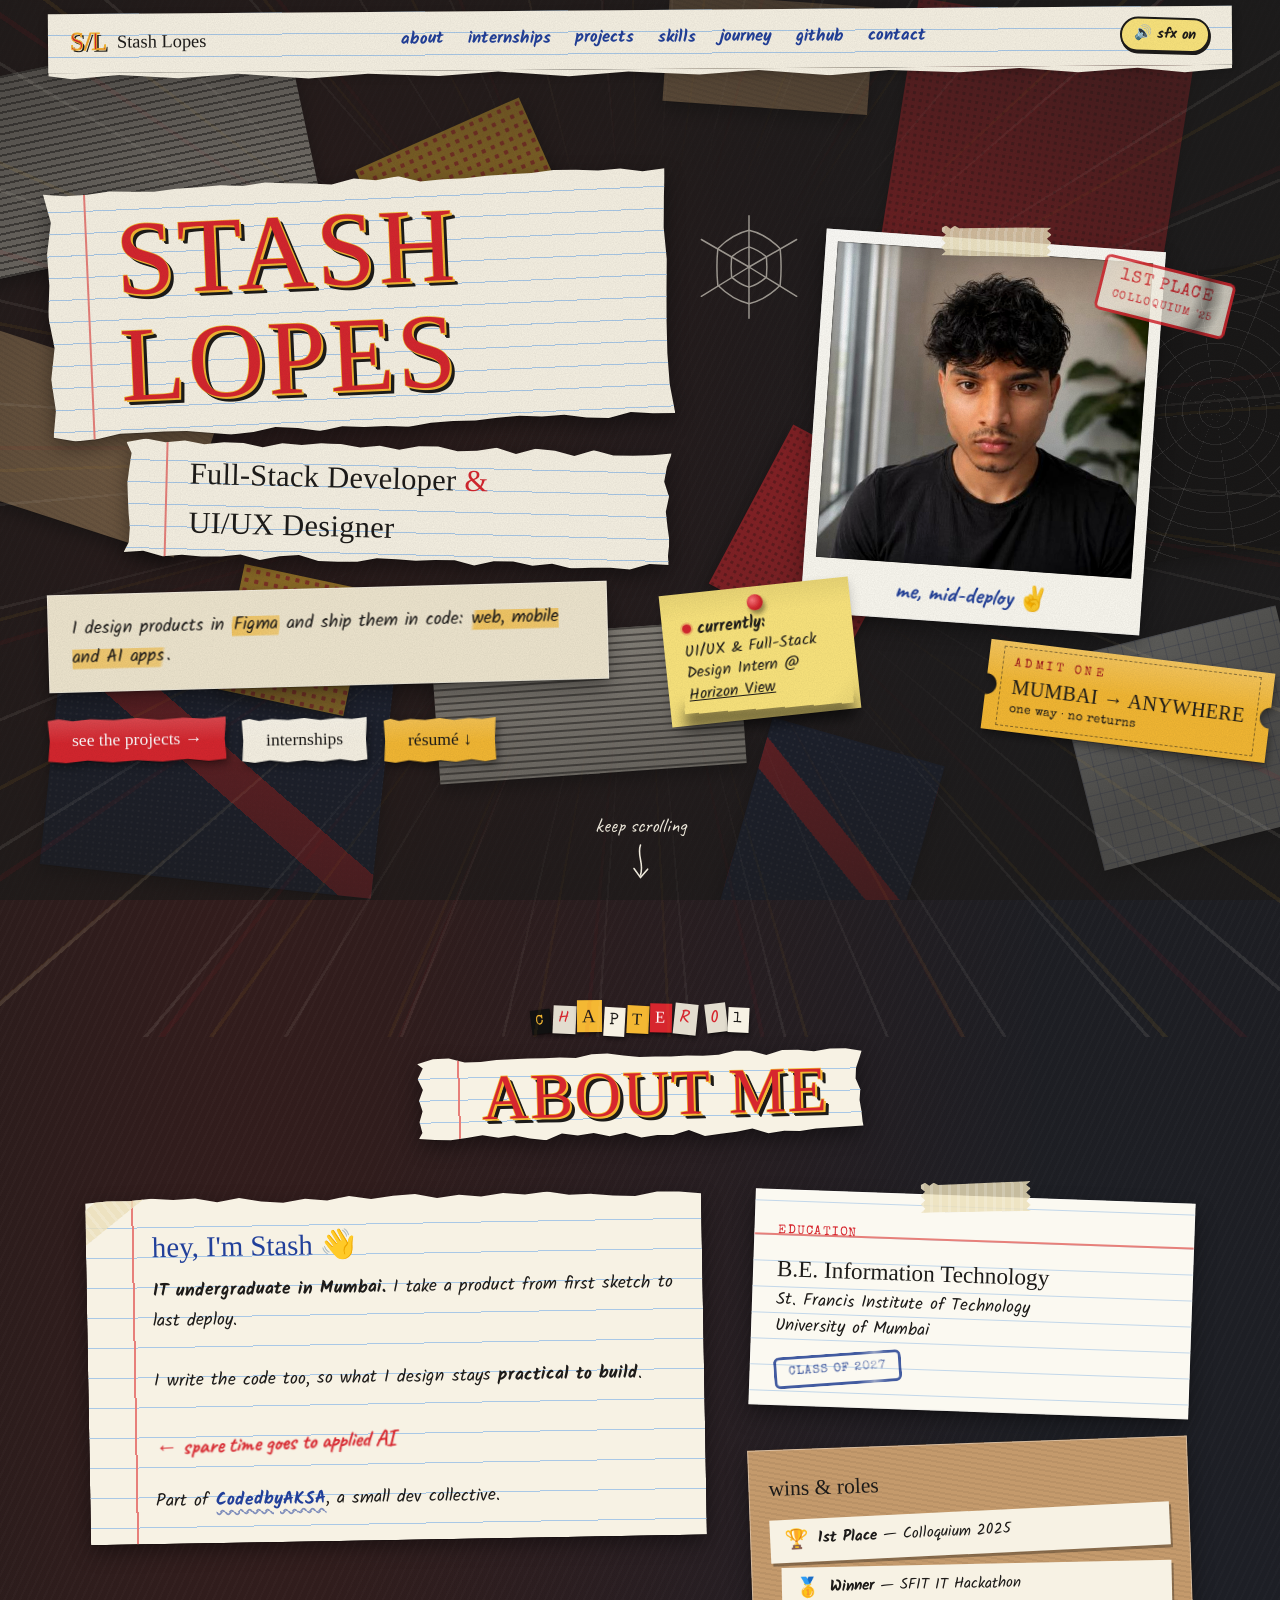
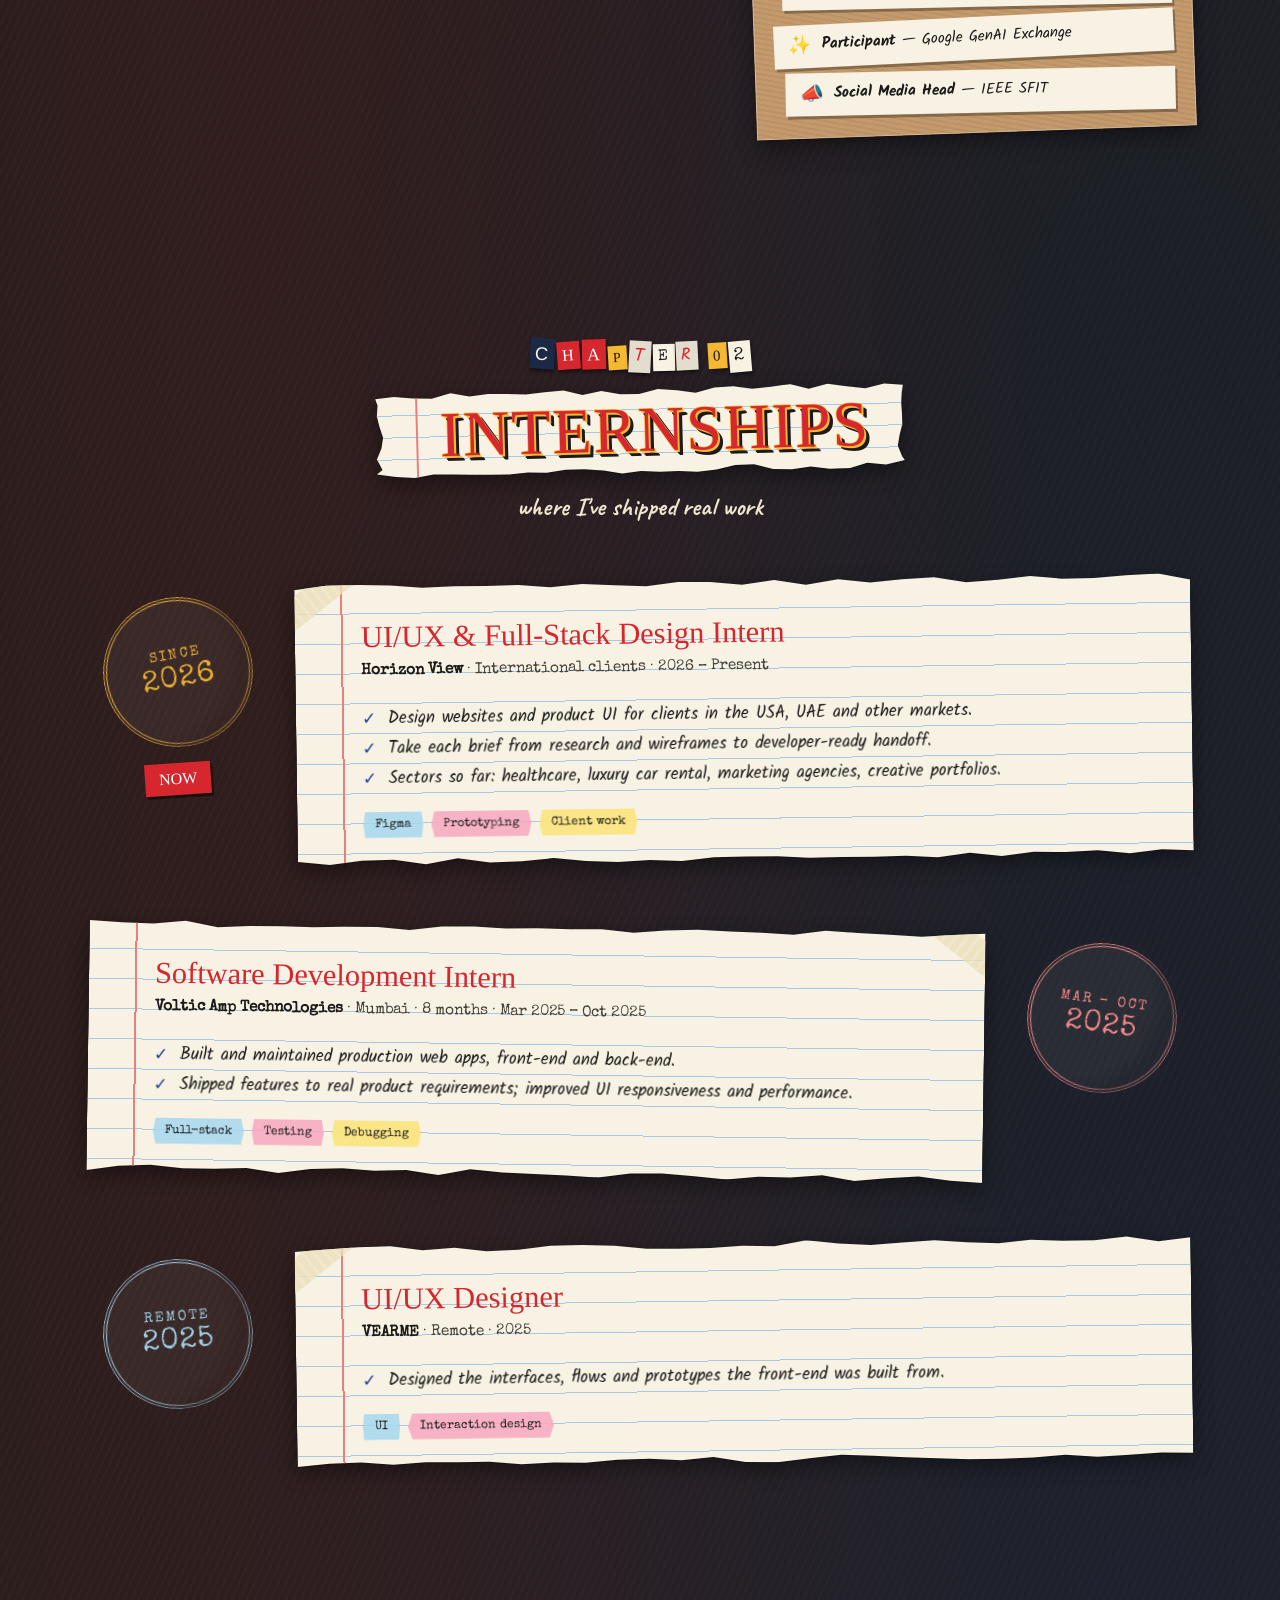
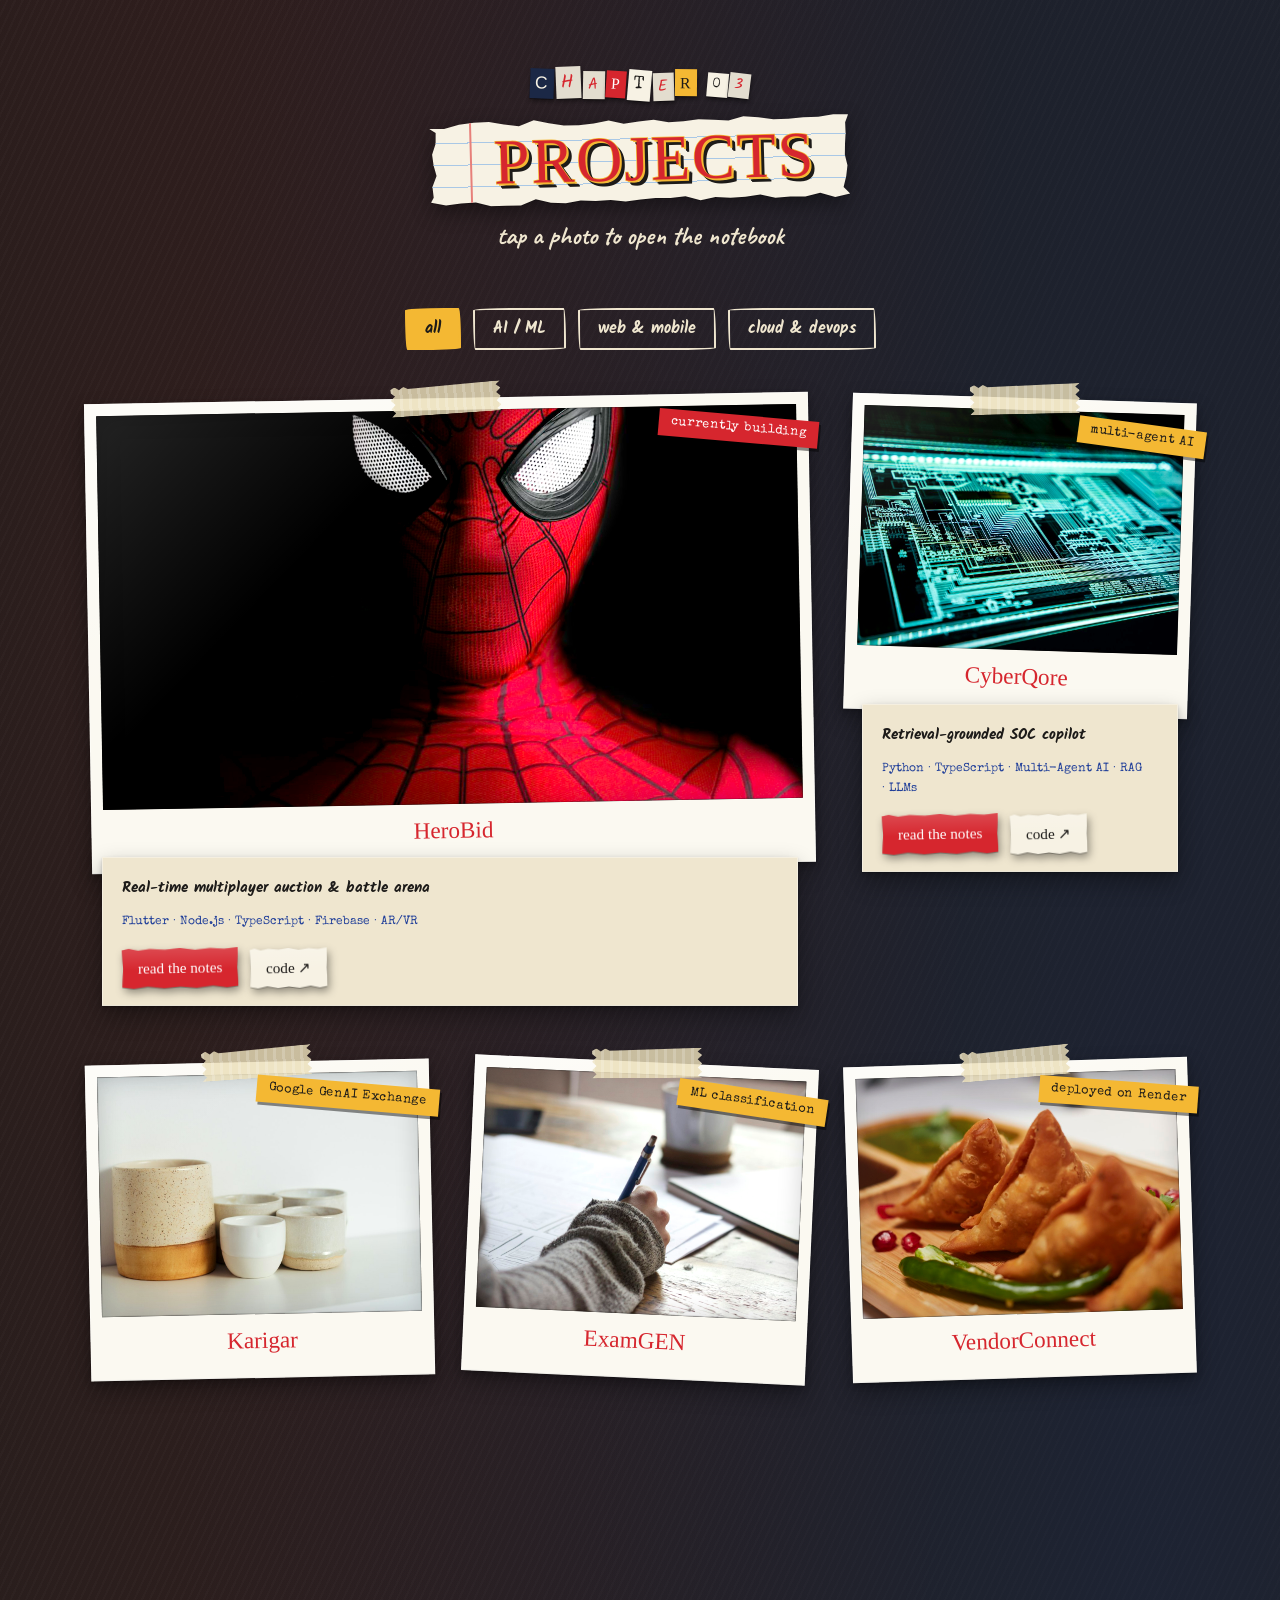
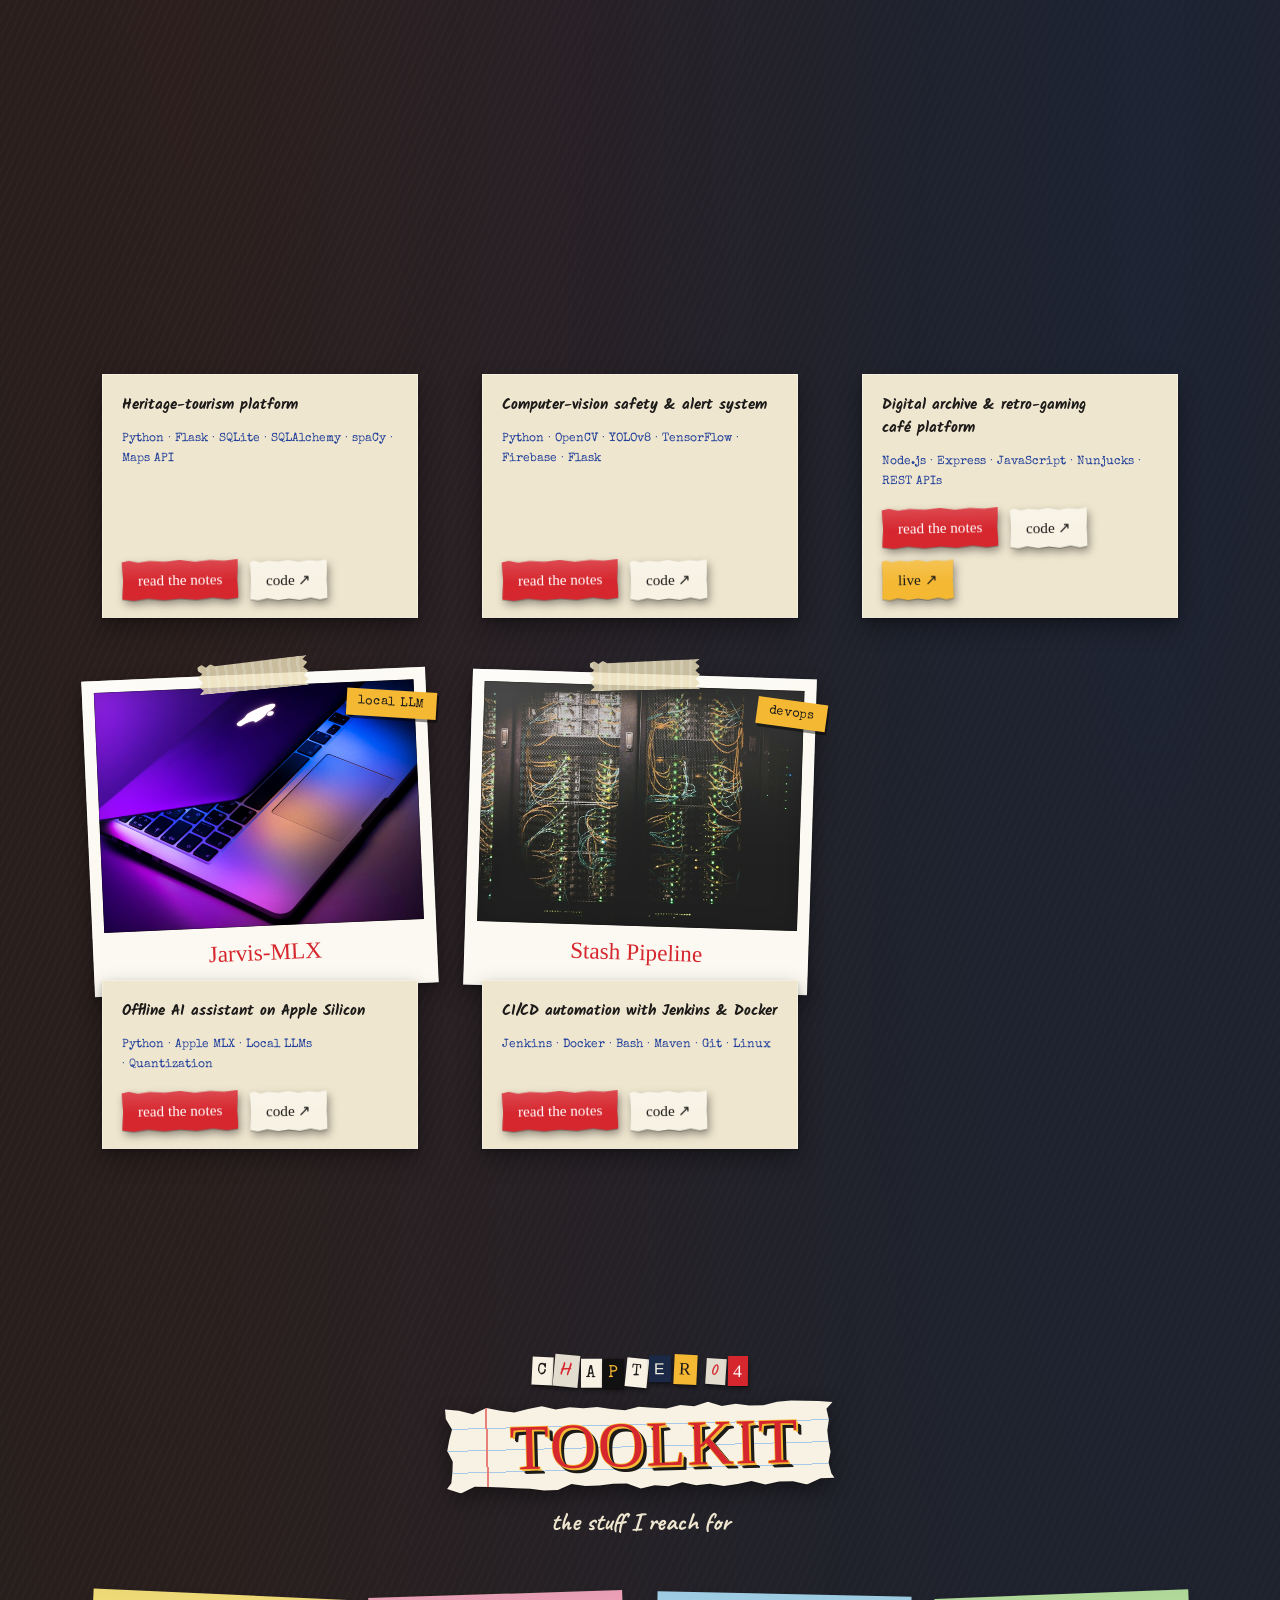
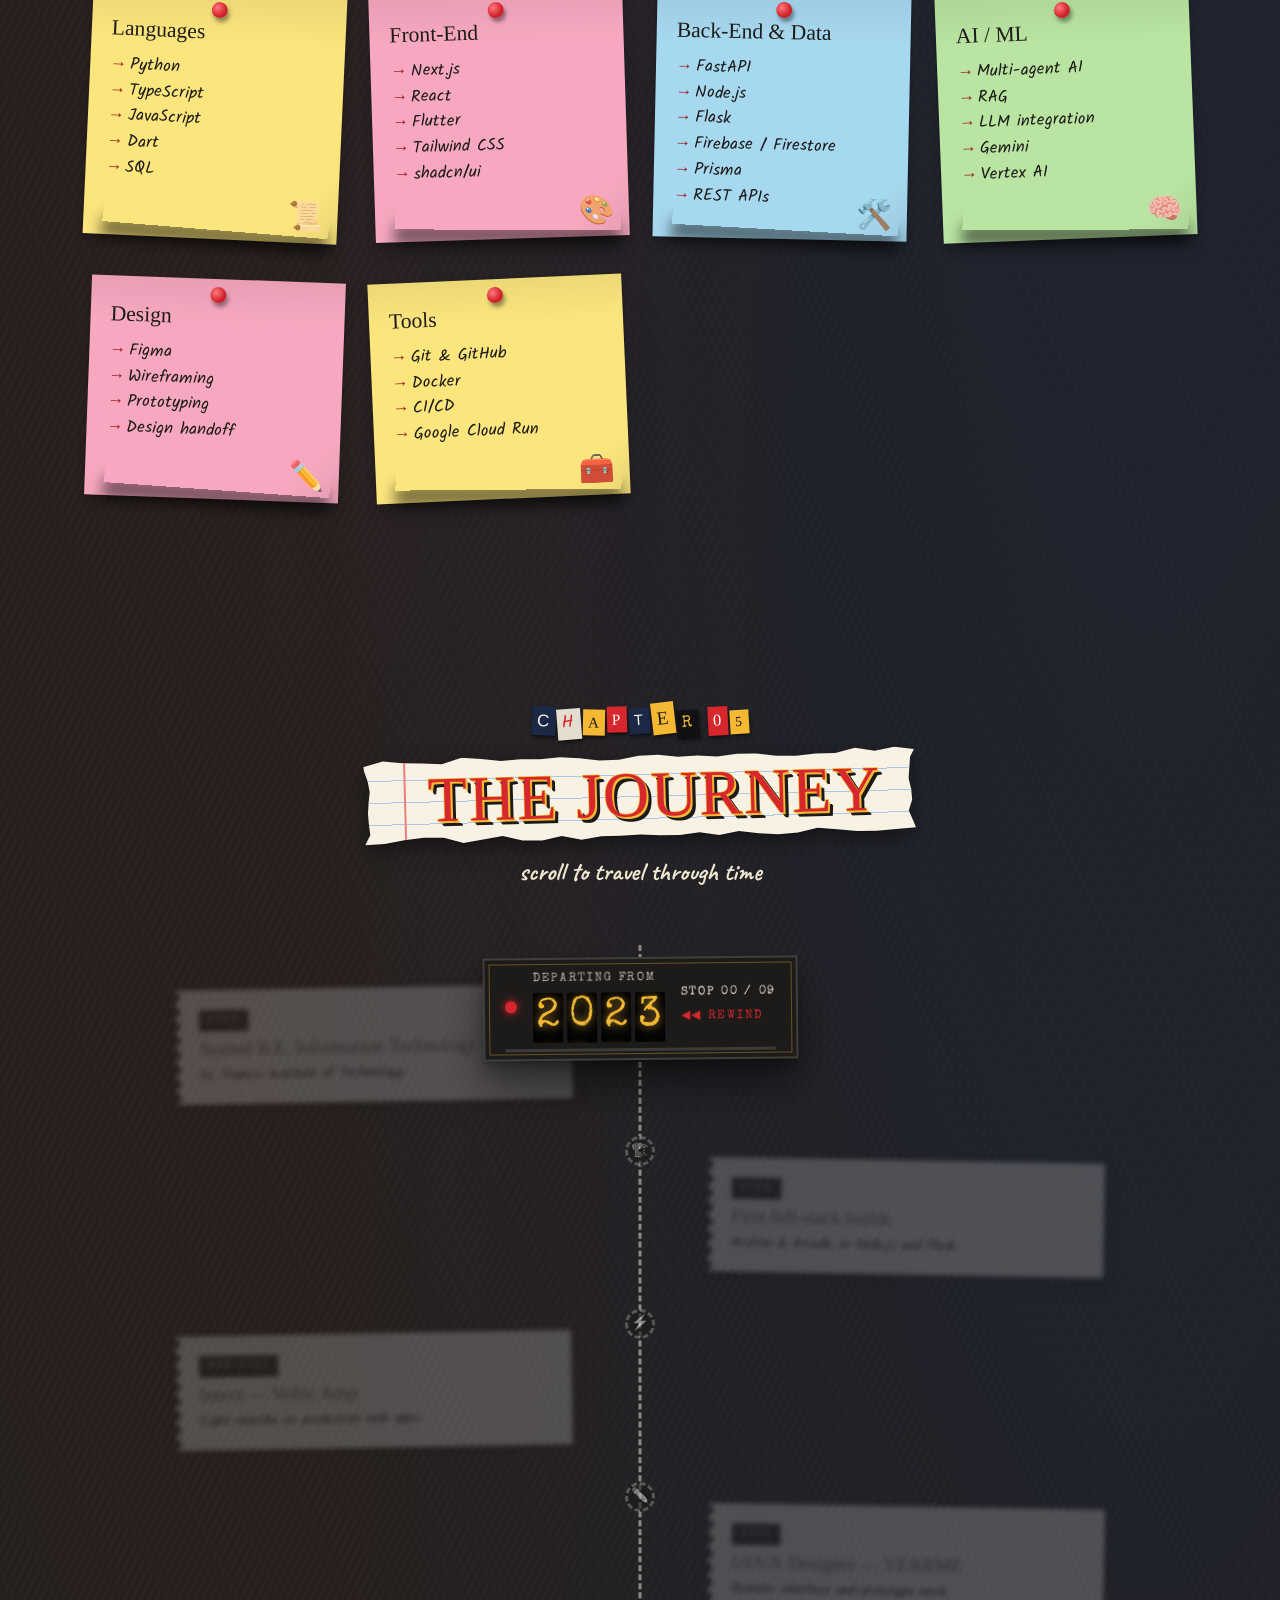
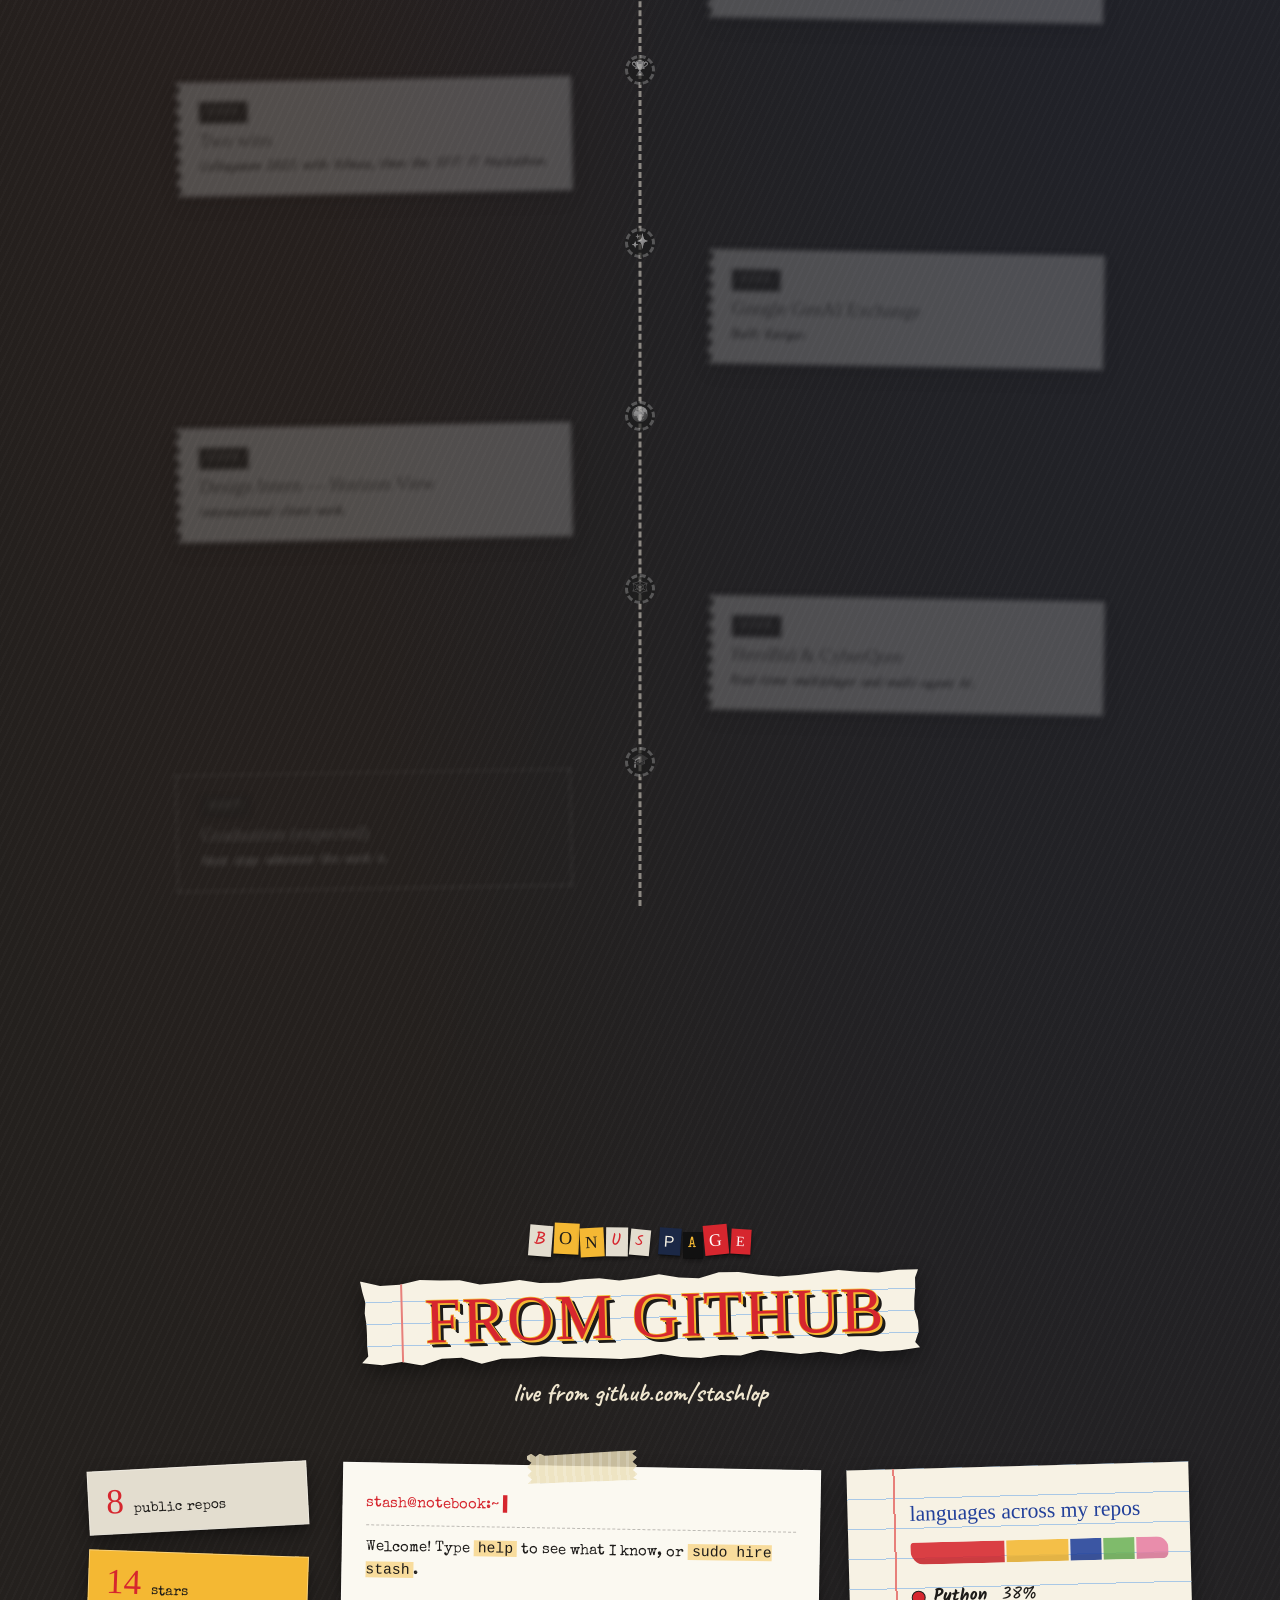
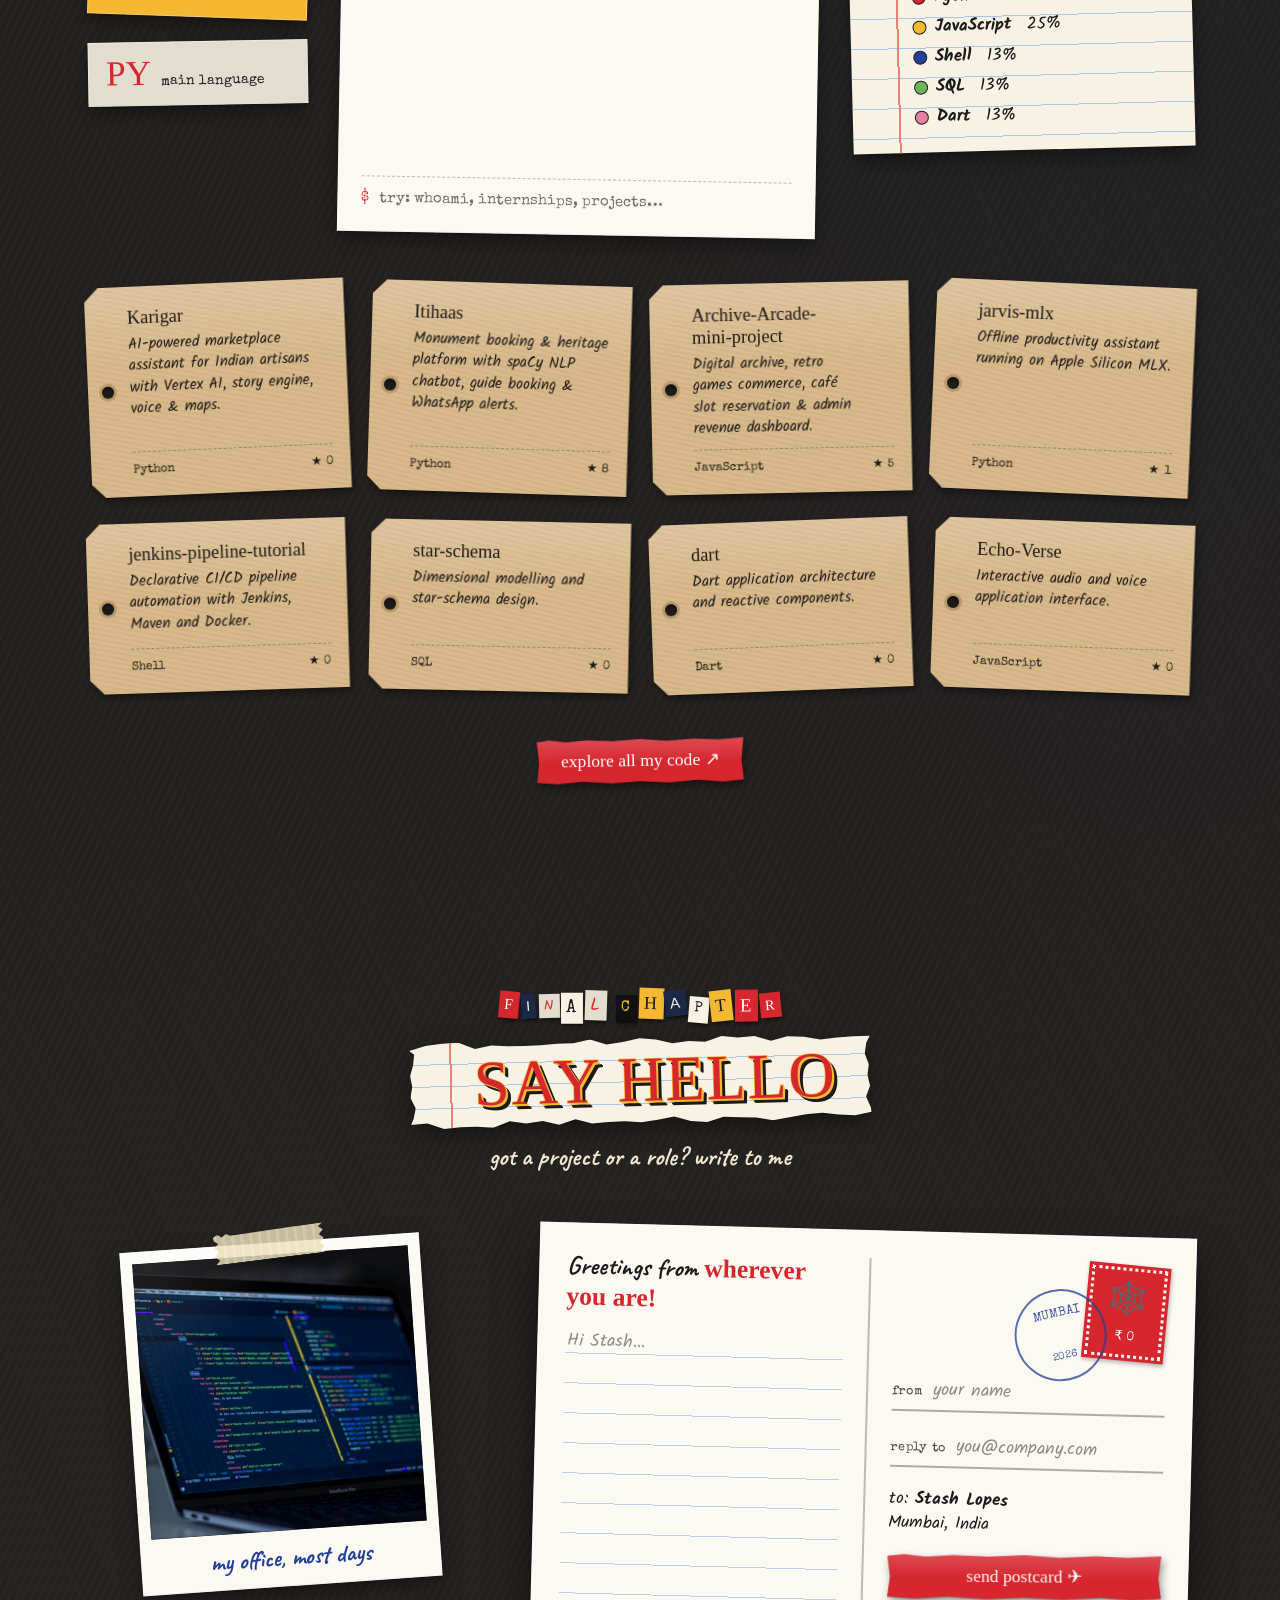
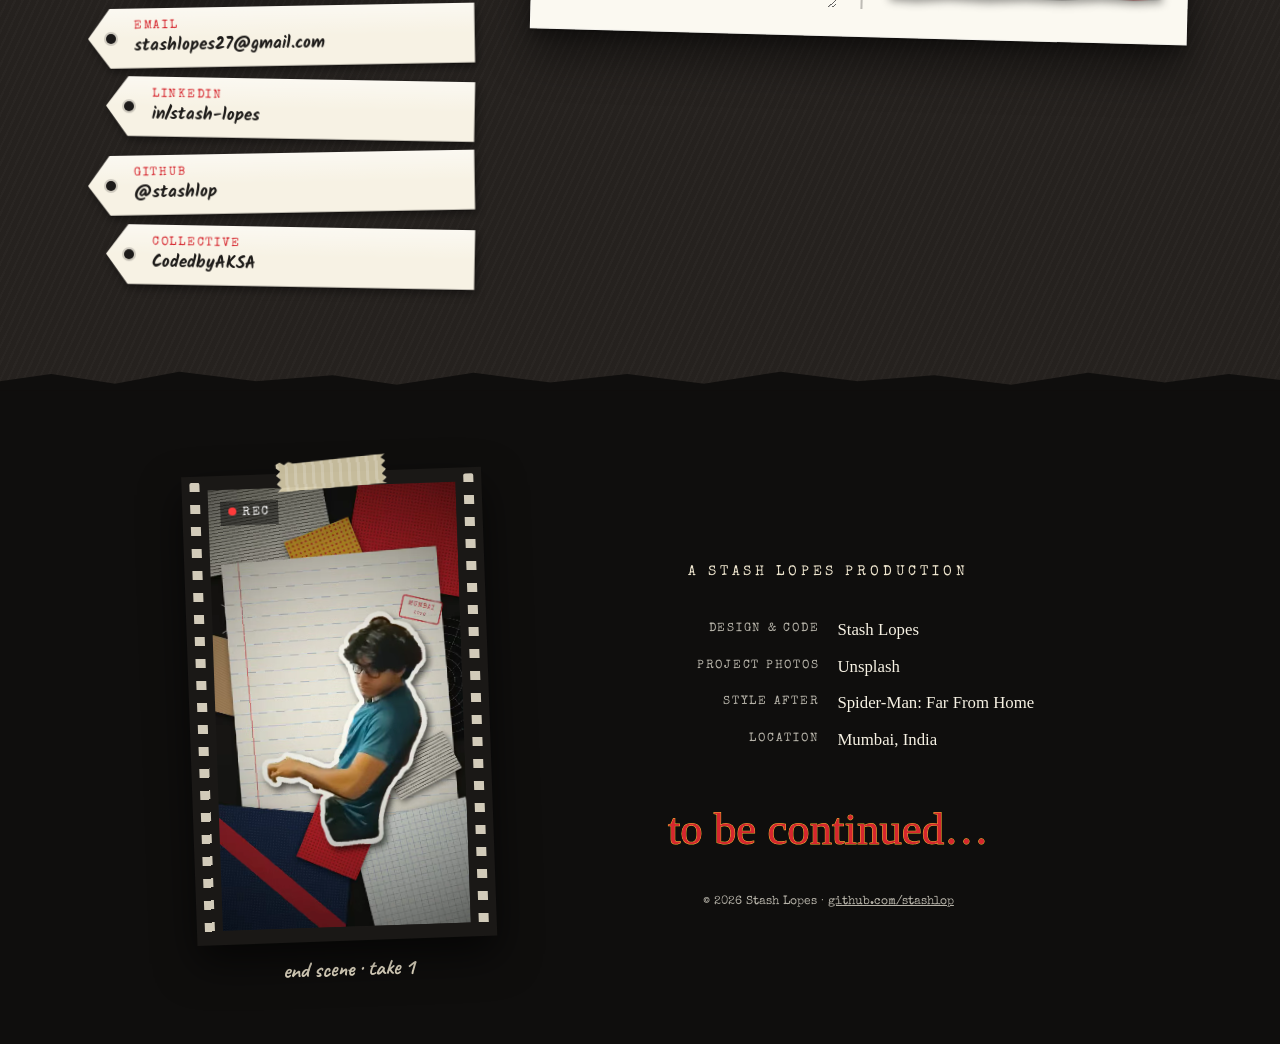
<file: index.html>
<!DOCTYPE html>
<html lang="en">
<head>
  <meta charset="UTF-8" />
  <meta name="viewport" content="width=device-width, initial-scale=1.0" />

  <!-- Primary Meta Tags -->
  <title>Stash Lopes — Full-Stack Developer & UI/UX Designer</title>
  <meta name="title" content="Stash Lopes — Full-Stack Developer & UI/UX Designer" />
  <meta name="description" content="Stash Lopes (stashlop): full-stack developer and UI/UX designer in Mumbai. Designs in Figma, ships web, mobile and AI apps." />
  <meta name="keywords" content="Stash Lopes, stashlop, Full-Stack Developer, UI/UX Designer, Next.js, React, Flutter, FastAPI, Node.js, Multi-agent AI, RAG, Mumbai" />
  <meta name="author" content="Stash Lopes" />

  <!-- Open Graph -->
  <meta property="og:type" content="website" />
  <meta property="og:url" content="https://stashlopes.vercel.app" />
  <meta property="og:title" content="Stash Lopes — Full-Stack Developer & UI/UX Designer" />
  <meta property="og:description" content="Designs in Figma. Ships web, mobile and AI apps." />
  <meta property="og:image" content="assets/images/stash-photo.jpg" />

  <!-- Favicon -->
  <link rel="icon" href="data:image/svg+xml,<svg xmlns=%22http://www.w3.org/2000/svg%22 viewBox=%220 0 100 100%22><text y=%22.9em%22 font-size=%2290%22>🕸️</text></svg>" />

  <!-- Fonts -->
  <link rel="preconnect" href="https://fonts.googleapis.com" />
  <link rel="preconnect" href="https://fonts.gstatic.com" crossorigin />
  <link href="https://fonts.googleapis.com/css2?family=Caveat:wght@500;700&family=Kalam:wght@400;700&family=Permanent+Marker&family=Special+Elite&display=swap" rel="stylesheet" />

  <!-- Stylesheets -->
  <link rel="stylesheet" href="styles/main.css" />
</head>
<body>

  <!-- Hand-drawn "boil" filters: give marker lettering a stop-motion wobble -->
  <svg class="svg-defs" aria-hidden="true" focusable="false">
    <defs>
      <filter id="boil-1"><feTurbulence type="fractalNoise" baseFrequency="0.035" numOctaves="2" seed="1" /><feDisplacementMap in="SourceGraphic" scale="3" /></filter>
      <filter id="boil-2"><feTurbulence type="fractalNoise" baseFrequency="0.035" numOctaves="2" seed="7" /><feDisplacementMap in="SourceGraphic" scale="3" /></filter>
      <filter id="boil-3"><feTurbulence type="fractalNoise" baseFrequency="0.035" numOctaves="2" seed="13" /><feDisplacementMap in="SourceGraphic" scale="3" /></filter>
      <filter id="rough-ink"><feTurbulence type="fractalNoise" baseFrequency="0.9" numOctaves="1" seed="3" /><feDisplacementMap in="SourceGraphic" scale="1.6" /></filter>
    </defs>
  </svg>

  <!-- Paper grain overlay -->
  <div class="paper-grain" aria-hidden="true"></div>

  <!-- Click "THWIP!" layer -->
  <div id="sfx-layer" aria-hidden="true"></div>

  <!-- =========================================================================
       HEADER: torn paper strip
       ========================================================================= -->
  <header class="site-header" id="main-header">
    <div class="header-strip">
      <a href="#cover" class="logo" aria-label="Stash Lopes — home">
        <span class="logo-mark boil">S/L</span>
        <span class="logo-name">Stash Lopes</span>
      </a>

      <nav aria-label="Main navigation">
        <button class="mobile-toggle" id="mobile-menu-toggle" aria-label="Toggle navigation menu" aria-expanded="false">
          <span></span><span></span><span></span>
        </button>
        <ul class="nav-links" id="nav-links">
          <li><a href="#about" class="nav-link">about</a></li>
          <li><a href="#experience" class="nav-link">internships</a></li>
          <li><a href="#projects" class="nav-link">projects</a></li>
          <li><a href="#skills" class="nav-link">skills</a></li>
          <li><a href="#journey" class="nav-link">journey</a></li>
          <li><a href="#github" class="nav-link">github</a></li>
          <li><a href="#contact" class="nav-link">contact</a></li>
        </ul>
      </nav>

      <button class="sfx-toggle" id="btn-toggle-sound" aria-label="Toggle sound effects">🔊 sfx on</button>
    </div>
  </header>

  <main>

    <!-- =======================================================================
         HERO: collage title card
         ======================================================================= -->
    <section class="hero" id="cover" aria-labelledby="hero-title">
      <!-- Collage scraps (decorative, generated + positioned via CSS) -->
      <div class="collage" aria-hidden="true">
        <span class="scrap scrap-news s1"></span>
        <span class="scrap scrap-red s2"></span>
        <span class="scrap scrap-navy s3"></span>
        <span class="scrap scrap-kraft s4"></span>
        <span class="scrap scrap-grid s5"></span>
        <span class="scrap scrap-dots s6"></span>
        <span class="scrap scrap-news s7"></span>
        <span class="scrap scrap-red s8"></span>
        <span class="scrap scrap-web s9"></span>
        <span class="scrap scrap-kraft s10"></span>
        <span class="scrap scrap-navy s11"></span>
        <span class="scrap scrap-dots s12"></span>
      </div>

      <div class="hero-inner">
        <div class="hero-title-block">
          <div class="notebook-strip title-strip torn" data-tear="all">
            <h1 class="marker-title boil" id="hero-title">STASH LOPES</h1>
          </div>
          <div class="notebook-strip subtitle-strip torn" data-tear="all">
            <p class="script-sub">Full-Stack Developer <span class="amp">&amp;</span> UI/UX Designer</p>
          </div>

          <div class="hero-note paste" style="--r:-1.5deg">
            <p>
              I design products in <mark class="hl">Figma</mark> and ship them in code:
              <mark class="hl">web, mobile and AI apps</mark>.
            </p>
          </div>

          <div class="hero-cta">
            <a href="#projects" class="tape-btn btn-red" id="btn-view-projects">see the projects →</a>
            <a href="#experience" class="tape-btn btn-paper">internships</a>
            <a href="assets/Stash_Lopes_Resume.pdf" class="tape-btn btn-gold" target="_blank" rel="noopener">résumé ↓</a>
          </div>
        </div>

        <div class="hero-art">
          <figure class="polaroid hero-polaroid paste" style="--r:4deg">
            <span class="tape tape-top" aria-hidden="true"></span>
            <span class="photo"><img src="assets/images/stash-photo.jpg" alt="Portrait of Stash Lopes" width="460" height="460" /></span>
            <figcaption>me, mid-deploy ✌</figcaption>
          </figure>

          <div class="sticky-note sticky-yellow hero-sticky paste" style="--r:-6deg">
            <span class="pin" aria-hidden="true"></span>
            <strong><span class="live-dot" aria-hidden="true"></span>currently:</strong><br />
            UI/UX &amp; Full-Stack Design Intern @ <u>Horizon View</u>
          </div>

          <div class="ticket hero-ticket paste" style="--r:7deg">
            <span class="ticket-label">ADMIT ONE</span>
            <span class="ticket-main">MUMBAI → ANYWHERE</span>
            <span class="ticket-sub">one way · no returns</span>
          </div>

          <div class="stamp stamp-red hero-stamp" aria-hidden="true">1ST PLACE<br /><small>COLLOQUIUM '25</small></div>

          <!-- ballpoint doodle: spider web -->
          <svg class="doodle doodle-web" viewBox="0 0 120 120" aria-hidden="true">
            <g fill="none" stroke="currentColor" stroke-width="1.6" stroke-linecap="round">
              <path d="M60 60 L60 4 M60 60 L112 30 M60 60 L112 92 M60 60 L60 116 M60 60 L8 92 M60 60 L8 30" />
              <path d="M60 20 Q78 24 94 40 Q96 60 94 80 Q78 96 60 100 Q42 96 26 80 Q24 60 26 40 Q42 24 60 20 Z" />
              <path d="M60 38 Q70 41 79 49 Q80 60 79 71 Q70 79 60 82 Q50 79 41 71 Q40 60 41 49 Q50 41 60 38 Z" />
            </g>
          </svg>
        </div>
      </div>

      <a href="#about" class="scroll-hint" aria-label="Scroll to about">
        <span>keep scrolling</span>
        <svg viewBox="0 0 40 60" aria-hidden="true"><path d="M20 4 C 14 20, 26 32, 20 50 M10 40 L20 54 L31 41" fill="none" stroke="currentColor" stroke-width="2.4" stroke-linecap="round" stroke-linejoin="round" /></svg>
      </a>
    </section>

    <!-- =======================================================================
         ABOUT
         ======================================================================= -->
    <section class="section" id="about" aria-labelledby="about-title">
      <header class="section-head">
        <span class="kicker ransom" data-ransom>chapter 01</span>
        <div class="notebook-strip head-strip torn" data-tear="all">
          <h2 class="marker-title boil" id="about-title">ABOUT ME</h2>
        </div>
      </header>

      <div class="about-grid">
        <article class="notebook-page about-page paste torn" data-tear="top" style="--r:-1deg">
          <span class="tape tape-corner-l" aria-hidden="true"></span>
          <h3 class="hand-heading">hey, I'm Stash 👋</h3>
          <p>
            <strong>IT undergraduate in Mumbai.</strong> I take a product from first sketch to last deploy.
          </p>
          <p>
            I write the code too, so what I design stays <strong>practical to build</strong>.
          </p>
          <p class="margin-note">← spare time goes to applied AI</p>

          <p class="guild-line">
            Part of <a href="https://github.com/CodedbyAKSA" target="_blank" rel="noopener noreferrer" class="ink-link">CodedbyAKSA</a>,
            a small dev collective.
          </p>
        </article>

        <div class="about-side">
          <div class="index-card edu-card paste" style="--r:2deg" data-drift="0.04">
            <span class="tape tape-top" aria-hidden="true"></span>
            <span class="card-label">EDUCATION</span>
            <h3>B.E. Information Technology</h3>
            <p>St. Francis Institute of Technology<br />University of Mumbai</p>
            <span class="stamp stamp-blue small-stamp">CLASS OF 2027</span>
          </div>

          <div class="awards paste" style="--r:-2deg">
            <h3 class="hand-heading small">wins &amp; roles</h3>
            <ul class="award-list" data-reveal-children>
              <li class="award ticket-stub"><span class="award-icon">🏆</span><span><strong>1st Place</strong> — Colloquium 2025</span></li>
              <li class="award ticket-stub"><span class="award-icon">🥇</span><span><strong>Winner</strong> — SFIT IT Hackathon</span></li>
              <li class="award ticket-stub"><span class="award-icon">✨</span><span><strong>Participant</strong> — Google GenAI Exchange</span></li>
              <li class="award ticket-stub"><span class="award-icon">📣</span><span><strong>Social Media Head</strong> — IEEE SFIT</span></li>
            </ul>
          </div>
        </div>
      </div>
    </section>

    <!-- =======================================================================
         EXPERIENCE / INTERNSHIPS
         ======================================================================= -->
    <section class="section" id="experience" aria-labelledby="experience-title">
      <header class="section-head">
        <span class="kicker ransom" data-ransom>chapter 02</span>
        <div class="notebook-strip head-strip torn" data-tear="all">
          <h2 class="marker-title boil" id="experience-title">INTERNSHIPS</h2>
        </div>
        <p class="section-sub">where I've shipped real work</p>
      </header>

      <div class="experience-list" id="experience-list">
        <!-- Rendered via JS -->
      </div>
    </section>

    <!-- =======================================================================
         PROJECTS
         ======================================================================= -->
    <section class="section" id="projects" aria-labelledby="projects-title">
      <header class="section-head">
        <span class="kicker ransom" data-ransom>chapter 03</span>
        <div class="notebook-strip head-strip torn" data-tear="all">
          <h2 class="marker-title boil" id="projects-title">PROJECTS</h2>
        </div>
        <p class="section-sub">tap a photo to open the notebook</p>
      </header>

      <div class="project-filters reveal" role="tablist" aria-label="Filter projects">
        <button class="filter-chip active" data-category="all" role="tab" aria-selected="true">all</button>
        <button class="filter-chip" data-category="ai" role="tab" aria-selected="false">AI / ML</button>
        <button class="filter-chip" data-category="web" role="tab" aria-selected="false">web &amp; mobile</button>
        <button class="filter-chip" data-category="cloud" role="tab" aria-selected="false">cloud &amp; devops</button>
      </div>

      <div class="project-wall" id="project-wall">
        <!-- Rendered via JS -->
      </div>
    </section>

    <!-- =======================================================================
         SKILLS
         ======================================================================= -->
    <section class="section" id="skills" aria-labelledby="skills-title">
      <header class="section-head">
        <span class="kicker ransom" data-ransom>chapter 04</span>
        <div class="notebook-strip head-strip torn" data-tear="all">
          <h2 class="marker-title boil" id="skills-title">TOOLKIT</h2>
        </div>
        <p class="section-sub">the stuff I reach for</p>
      </header>

      <div class="skills-board" id="skills-board">
        <!-- Rendered via JS -->
      </div>
    </section>

    <!-- =======================================================================
         JOURNEY
         ======================================================================= -->
    <section class="section" id="journey" aria-labelledby="journey-title">
      <header class="section-head">
        <span class="kicker ransom" data-ransom>chapter 05</span>
        <div class="notebook-strip head-strip torn" data-tear="all">
          <h2 class="marker-title boil" id="journey-title">THE JOURNEY</h2>
        </div>
        <p class="section-sub">scroll to travel through time</p>
      </header>

      <div class="time-machine" id="time-machine">
        <div class="time-warp" aria-hidden="true"></div>
        <span class="time-spark" aria-hidden="true"></span>

        <ol class="journey-route" id="journey-route">
          <!-- Rendered via JS -->
        </ol>

        <!-- Year dial: rolls through the years as you scroll (decorative) -->
        <div class="time-dial" id="time-dial" aria-hidden="true">
          <span class="dial-light"></span>
          <div class="dial-main">
            <span class="dial-label">departing from</span>
            <span class="dial-year"></span>
          </div>
          <div class="dial-meta">
            <span class="dial-count">stop 00 / 00</span>
            <span class="dial-dir">&#9654;&#9654; forward</span>
          </div>
          <span class="dial-bar"><i></i></span>
        </div>
      </div>
    </section>

    <!-- =======================================================================
         GITHUB
         ======================================================================= -->
    <section class="section" id="github" aria-labelledby="github-title">
      <header class="section-head">
        <span class="kicker ransom" data-ransom>bonus page</span>
        <div class="notebook-strip head-strip torn" data-tear="all">
          <h2 class="marker-title boil" id="github-title">FROM GITHUB</h2>
        </div>
        <p class="section-sub">live from github.com/stashlop</p>
      </header>

      <div class="github-grid">
        <div class="github-stats">
          <div class="stat-scrap paste" style="--r:-3deg"><span class="stat-num" id="stat-public-repos">26</span><span class="stat-label">public repos</span></div>
          <div class="stat-scrap paste" style="--r:2deg"><span class="stat-num" id="stat-total-stars">15+</span><span class="stat-label">stars</span></div>
          <div class="stat-scrap paste" style="--r:-1deg"><span class="stat-num">PY</span><span class="stat-label">main language</span></div>
        </div>

        <div class="typewriter-card paste" style="--r:1deg">
          <span class="tape tape-top" aria-hidden="true"></span>
          <div class="typewriter-head">stash@notebook:~ <span class="blink">▍</span></div>
          <div class="terminal-logs" id="terminal-logs">
            <div class="terminal-line bot-res">Welcome! Type <code>help</code> to see what I know, or <code>sudo hire stash</code>.</div>
          </div>
          <label class="terminal-input-row">
            <span class="terminal-prompt">$</span>
            <input type="text" class="terminal-cmd-input" id="terminal-cmd-input" placeholder="try: whoami, internships, projects…" autocomplete="off" aria-label="Terminal command" />
          </label>
        </div>

        <div class="lang-card notebook-page paste" style="--r:-1.5deg">
          <h3 class="hand-heading small">languages across my repos</h3>
          <div id="github-lang-breakdown"><!-- Rendered via JS --></div>
        </div>
      </div>

      <div class="repo-tags" id="github-repos-grid" data-reveal-children>
        <!-- Rendered via JS -->
      </div>

      <div class="center-cta reveal">
        <a href="https://github.com/stashlop" target="_blank" rel="noopener noreferrer" class="tape-btn btn-red">explore all my code ↗</a>
      </div>
    </section>

    <!-- =======================================================================
         CONTACT: postcard
         ======================================================================= -->
    <section class="section" id="contact" aria-labelledby="contact-title">
      <header class="section-head">
        <span class="kicker ransom" data-ransom>final chapter</span>
        <div class="notebook-strip head-strip torn" data-tear="all">
          <h2 class="marker-title boil" id="contact-title">SAY HELLO</h2>
        </div>
        <p class="section-sub">got a project or a role? write to me</p>
      </header>

      <div class="contact-layout">
        <div class="contact-side">
          <figure class="polaroid contact-polaroid paste" style="--r:-4deg" data-drift="0.05">
            <span class="tape tape-top" aria-hidden="true"></span>
            <span class="photo"><img src="assets/images/projects/contact-desk.jpg" alt="Laptop with code on screen" loading="lazy" /></span>
            <figcaption>my office, most days</figcaption>
          </figure>

          <ul class="luggage-tags" data-reveal-children>
            <li><a class="luggage-tag" href="mailto:stashlopes27@gmail.com"><span>email</span>stashlopes27@gmail.com</a></li>
            <li><a class="luggage-tag" href="https://www.linkedin.com/in/stash-lopes" target="_blank" rel="noopener noreferrer"><span>linkedin</span>in/stash-lopes</a></li>
            <li><a class="luggage-tag" href="https://github.com/stashlop" target="_blank" rel="noopener noreferrer"><span>github</span>@stashlop</a></li>
            <li><a class="luggage-tag" href="https://github.com/CodedbyAKSA" target="_blank" rel="noopener noreferrer"><span>collective</span>CodedbyAKSA</a></li>
          </ul>
        </div>

        <form class="postcard paste" id="contact-form" style="--r:1.5deg" novalidate>
          <div class="postcard-left">
            <p class="postcard-greeting">Greetings from <span class="marker-inline">wherever you are!</span></p>
            <label for="contact-message" class="sr-only">Message</label>
            <textarea id="contact-message" class="postcard-message" placeholder="Hi Stash…" required></textarea>
          </div>
          <div class="postcard-right">
            <div class="postage-stamp" aria-hidden="true"><span>🕸️</span><small>₹ 0</small></div>
            <div class="postmark" aria-hidden="true">MUMBAI<br /><small>2026</small></div>
            <label class="address-line">
              <span>from</span>
              <input type="text" id="contact-name" placeholder="your name" required />
            </label>
            <label class="address-line">
              <span>reply to</span>
              <input type="email" id="contact-email" placeholder="you@company.com" required />
            </label>
            <p class="address-to">to: <strong>Stash Lopes</strong><br />Mumbai, India</p>
            <button type="submit" class="tape-btn btn-red w-full" id="btn-submit-form">send postcard ✈</button>
            <div id="contact-status-box" role="status" aria-live="polite"></div>
          </div>
        </form>
      </div>
    </section>

  </main>

  <!-- =========================================================================
       PROJECT NOTEBOOK MODAL
       ========================================================================= -->
  <div class="modal-backdrop" id="project-modal" role="dialog" aria-modal="true" aria-labelledby="modal-title" hidden>
    <div class="notebook-spread">
      <button class="modal-close" id="modal-close-btn" aria-label="Close project notes">✕</button>
      <div id="modal-content"><!-- Rendered via JS --></div>
    </div>
  </div>

  <!-- =========================================================================
       FOOTER: end credits
       ========================================================================= -->
  <footer class="credits" role="contentinfo">
    <div class="credits-inner outro-grid">

      <!-- Outro: end scene on a strip of film -->
      <figure class="outro-film" id="outro" data-drift="0.05">
        <span class="tape tape-top" aria-hidden="true"></span>
        <div class="film-strip">
          <div class="outro-frame">
            <span class="rec-badge" aria-hidden="true">REC</span>
            <video id="outro-video" class="outro-video" muted playsinline preload="metadata"
                   poster="assets/video/outro-poster.jpg"
                   aria-label="Outro clip: Stash at his desk turns around to the camera and throws a peace sign">
              <source src="assets/video/outro.webm" type="video/webm" />
              <source src="assets/video/outro.mp4" type="video/mp4" />
            </video>
            <div class="outro-endcard" aria-hidden="true">
              <span class="outro-endcard-title boil">the end?</span>
            </div>
            <button type="button" class="outro-play" id="outro-play" aria-label="Play outro clip">▶</button>
          </div>
        </div>
        <figcaption>end scene · take 1</figcaption>
      </figure>

      <div class="credits-text reveal">
        <p class="credits-presents">a Stash Lopes production</p>
        <dl class="credits-roll">
          <div><dt>Design &amp; code</dt><dd>Stash Lopes</dd></div>
          <div><dt>Project photos</dt><dd>Unsplash</dd></div>
          <div><dt>Style after</dt><dd>Spider-Man: Far From Home</dd></div>
          <div><dt>Location</dt><dd>Mumbai, India</dd></div>
        </dl>
        <p class="to-be-continued boil">to be continued…</p>
        <p class="credits-small">© <span id="year">2026</span> Stash Lopes · <a href="https://github.com/stashlop" target="_blank" rel="noopener noreferrer">github.com/stashlop</a></p>
      </div>

    </div>
  </footer>

  <!-- Scripts -->
  <script src="js/sound-effects.js"></script>
  <script src="js/animations.js"></script>
  <script src="js/app.js"></script>
</body>
</html>
</file>
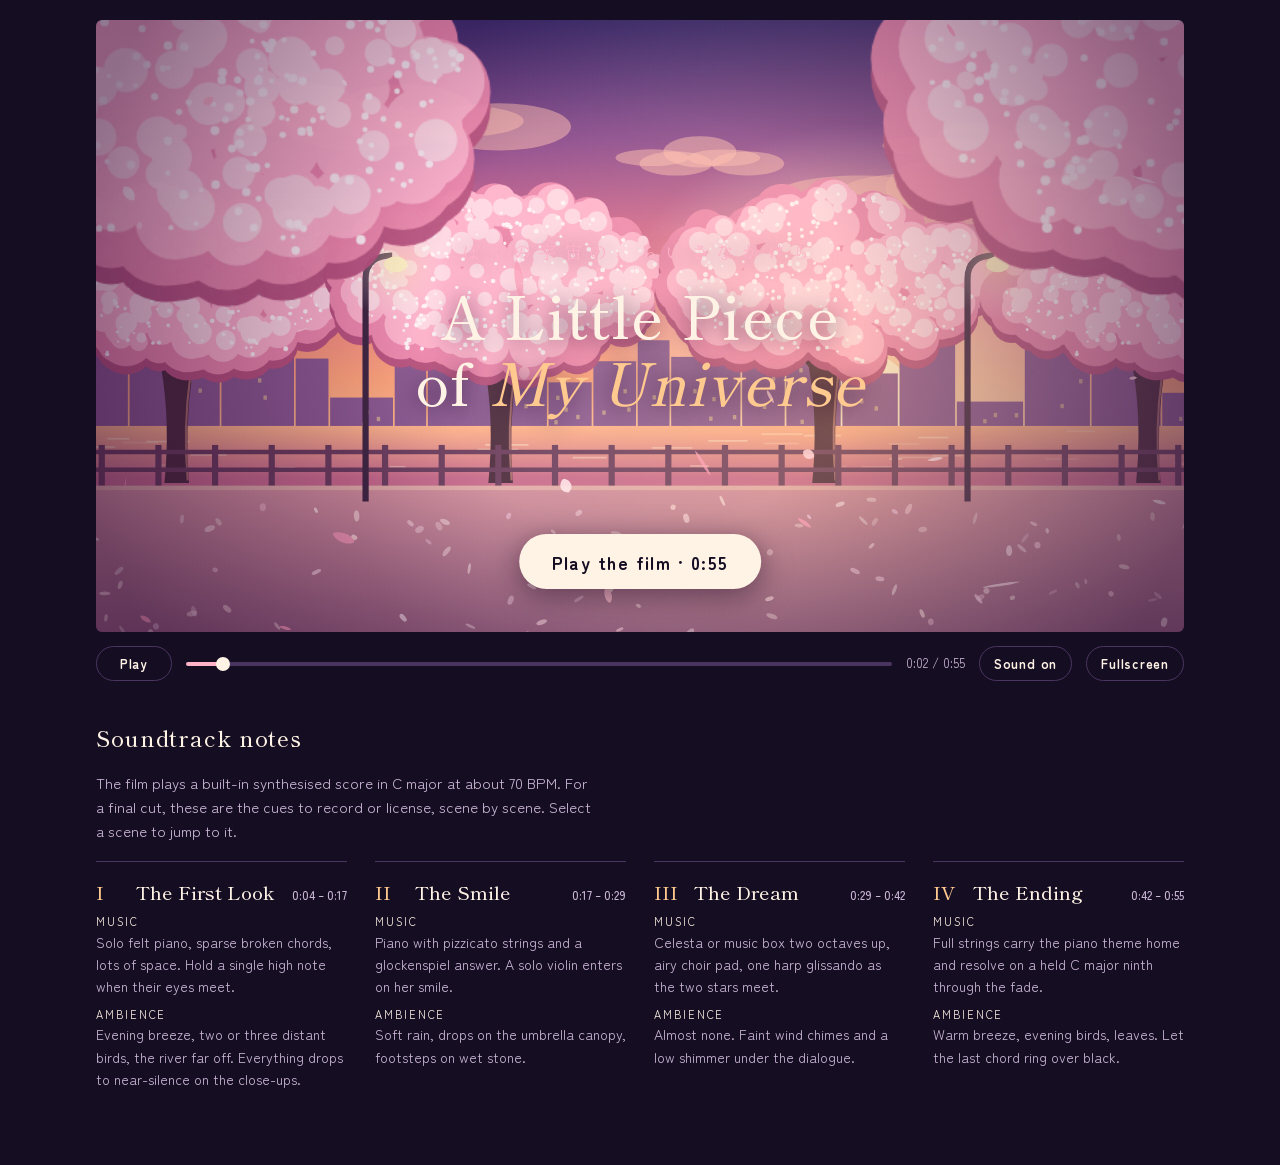
<file: universe/index.html>
<!DOCTYPE html>
<html lang="en">
<head>
<meta charset="utf-8">
<meta name="viewport" content="width=device-width, initial-scale=1, viewport-fit=cover">
<title>A Little Piece of My Universe</title>
<meta name="claude:viewport-fit-sides" content="cover">
<link rel="stylesheet" href="https://fonts.googleapis.com/css2?family=Shippori+Mincho:wght@500;700&family=Zen+Maru+Gothic:wght@500;700&display=swap">
<link rel="stylesheet" href="css/film.css">
</head>
<body>
<main class="page">
  <section class="stage" id="stage" aria-label="Animated short film">
    <canvas id="film" aria-label="A Little Piece of My Universe, a 55-second animated short"></canvas>
    <p class="chip" id="chip"></p>
    <div class="title-card" id="titleCard">
      <span class="jp">ぼくの宇宙の、ちいさなかけら</span>
      <h1>A Little Piece<br>of <em>My Universe</em></h1>
    </div>
    <div class="end-card" id="endCard">
      <span class="fin">fin</span>
      <span class="name">A Little Piece of My Universe</span>
    </div>
    <p class="subs" id="subs" aria-live="off"><span class="who" id="subWho"></span><span id="subLine"></span></p>
    <button class="start" id="start" type="button">Play the film · 0:55</button>
  </section>

  <div class="bar">
    <button id="play" type="button" aria-pressed="false">Play</button>
    <input id="seek" type="range" min="0" max="55" step="0.01" value="0" aria-label="Scrub through the film">
    <span class="clock" id="clock">0:00 / 0:55</span>
    <button id="mute" type="button" aria-pressed="false">Sound on</button>
    <button id="fs" type="button">Fullscreen</button>
  </div>

  <section class="notes">
    <h2>Soundtrack notes</h2>
    <p>The film plays a built-in synthesised score in C major at about 70 BPM. For a final cut, these are the cues to record or license, scene by scene. Select a scene to jump to it.</p>
    <ol class="cues">
      <li data-scene="1">
        <button type="button"><span class="num">I</span>The First Look<span class="time">0:04 – 0:17</span></button>
        <dl>
          <div><dt>Music</dt><dd>Solo felt piano, sparse broken chords, lots of space. Hold a single high note when their eyes meet.</dd></div>
          <div><dt>Ambience</dt><dd>Evening breeze, two or three distant birds, the river far off. Everything drops to near-silence on the close-ups.</dd></div>
        </dl>
      </li>
      <li data-scene="2">
        <button type="button"><span class="num">II</span>The Smile<span class="time">0:17 – 0:29</span></button>
        <dl>
          <div><dt>Music</dt><dd>Piano with pizzicato strings and a glockenspiel answer. A solo violin enters on her smile.</dd></div>
          <div><dt>Ambience</dt><dd>Soft rain, drops on the umbrella canopy, footsteps on wet stone.</dd></div>
        </dl>
      </li>
      <li data-scene="3">
        <button type="button"><span class="num">III</span>The Dream<span class="time">0:29 – 0:42</span></button>
        <dl>
          <div><dt>Music</dt><dd>Celesta or music box two octaves up, airy choir pad, one harp glissando as the two stars meet.</dd></div>
          <div><dt>Ambience</dt><dd>Almost none. Faint wind chimes and a low shimmer under the dialogue.</dd></div>
        </dl>
      </li>
      <li data-scene="4">
        <button type="button"><span class="num">IV</span>The Ending<span class="time">0:42 – 0:55</span></button>
        <dl>
          <div><dt>Music</dt><dd>Full strings carry the piano theme home and resolve on a held C major ninth through the fade.</dd></div>
          <div><dt>Ambience</dt><dd>Warm breeze, evening birds, leaves. Let the last chord ring over black.</dd></div>
        </dl>
      </li>
    </ol>
  </section>
</main>

<script src="https://cdnjs.cloudflare.com/ajax/libs/gsap/3.12.5/gsap.min.js"></script>
<script src="js/util.js"></script>
<script src="js/characters.js"></script>
<script src="js/scenery.js"></script>
<script src="js/scenes.js"></script>
<script src="js/audio.js"></script>
<script src="js/main.js"></script>
</body>
</html>
</file>
<file: styles/main.css>
/* ==========================================================================
   STASH LOPES — Scrapbook Portfolio
   Visual language: torn notebook paper, marker lettering, magazine-scrap
   collage, masking tape and ballpoint doodles (after the Spider-Man: Far From
   Home end-title sequence).
   ========================================================================== */

:root {
  /* Paper */
  --paper: #f7f2e4;
  --paper-warm: #efe6cf;
  --paper-line: #a9c8e6;
  --paper-margin: #e7807a;
  --newsprint: #e3ddcf;
  --kraft: #c49a6c;

  /* Ink */
  --ink: #1d1b19;
  --ink-soft: #46413b;
  --ballpoint: #22409a;
  --marker-red: #d6262e;
  --marker-red-dark: #9f161c;
  --marker-gold: #f4b833;
  --navy: #1b2846;
  --sticky-yellow: #fbe57d;
  --sticky-pink: #f7a8c0;
  --sticky-blue: #a6d8f0;
  --sticky-green: #b9e4a1;
  --tape: rgba(236, 224, 186, 0.82);

  /* Backdrop */
  --board: #1d1b1a;
  --board-2: #26221f;

  /* Type */
  --font-marker: "Permanent Marker", "Comic Sans MS", cursive;
  --font-hand: "Kalam", "Segoe Print", cursive;
  --font-script: "Caveat", "Segoe Print", cursive;
  --font-type: "Special Elite", "Courier New", monospace;

  /* Surfaces */
  --card: #fbf9f1;
  --manila: #d8b98a;
  --manila-edge: #b99a6b;
  --credits: #0f0e0d;
  --on-board: var(--paper);
  --on-board-soft: rgba(247, 242, 228, 0.72);
  --rule: rgba(29, 27, 25, 0.28);

  /* Type scale */
  --fs-label: 0.78rem;
  --fs-meta: 0.86rem;
  --fs-small: 0.96rem;
  --fs-body: 1.06rem;
  --fs-lead: 1.1rem;
  --fs-h3: 1.4rem;
  --track-label: 0.14em;
  --track-wide: 0.28em;

  /* Space */
  --sp-1: 4px;
  --sp-2: 8px;
  --sp-3: 12px;
  --sp-4: 16px;
  --sp-5: 24px;
  --sp-6: 32px;
  --sp-7: 48px;
  --sp-8: 64px;
  --section-y: clamp(64px, 8vw, 104px);

  /* Elevation: paper lying on the board, paper lifted off it, hard sticker
     offset, and drop-shadows for pieces whose outline is cut with clip-path */
  --shadow-paper: 0 1px 1px rgba(0, 0, 0, 0.16), 0 3px 6px rgba(0, 0, 0, 0.16), 0 10px 22px rgba(0, 0, 0, 0.32);
  --shadow-lift: 0 2px 2px rgba(0, 0, 0, 0.18), 0 8px 14px rgba(0, 0, 0, 0.22), 0 26px 44px rgba(0, 0, 0, 0.45);
  --shadow-sticker: 2px 3px 0 rgba(0, 0, 0, 0.3);
  --cut-shadow: drop-shadow(0 1px 0 rgba(0, 0, 0, 0.25)) drop-shadow(2px 4px 4px rgba(0, 0, 0, 0.4));
  --cut-shadow-lift: drop-shadow(0 1px 0 rgba(0, 0, 0, 0.25)) drop-shadow(4px 10px 10px rgba(0, 0, 0, 0.45));
  --edge: inset 0 0 0 1px rgba(255, 255, 255, 0.35), inset 0 -1px 0 rgba(0, 0, 0, 0.07);

  /* Motion */
  --ease-out: cubic-bezier(0.2, 0.8, 0.2, 1);
  --ease-spring: cubic-bezier(0.2, 1.4, 0.4, 1);
  --dur-1: 0.15s;
  --dur-2: 0.25s;
  --dur-3: 0.45s;
  --dur-4: 0.65s;

  --gutter: clamp(16px, 4vw, 48px);
  --max: 1200px;
}

/* --------------------------------------------------------------------------
   Base
   -------------------------------------------------------------------------- */
*,
*::before,
*::after { box-sizing: border-box; }

html { scroll-behavior: smooth; scroll-padding-top: 90px; }

body {
  margin: 0;
  font-family: var(--font-hand);
  font-size: var(--fs-body);
  line-height: 1.6;
  color: var(--ink);
  -webkit-font-smoothing: antialiased;
  text-rendering: optimizeLegibility;
  background-color: var(--board);
  background-image:
    radial-gradient(ellipse at 20% 0%, rgba(214, 38, 46, 0.12), transparent 55%),
    radial-gradient(ellipse at 90% 40%, rgba(27, 40, 70, 0.55), transparent 60%),
    repeating-linear-gradient(115deg, rgba(255, 255, 255, 0.018) 0 2px, transparent 2px 7px),
    linear-gradient(var(--board), var(--board-2));
  overflow-x: hidden;
}

img { max-width: 100%; display: block; }

/* Rotated paper pieces may poke past the edge; never let them cause sideways scroll */
main,
.credits { overflow-x: clip; }

a { color: inherit; }

button { font: inherit; cursor: pointer; color: inherit; }

h1, h2, h3, h4 { text-wrap: balance; }
p, li { text-wrap: pretty; }

.svg-defs { position: absolute; width: 0; height: 0; overflow: hidden; }

.sr-only {
  position: absolute; width: 1px; height: 1px; padding: 0; margin: -1px;
  overflow: hidden; clip: rect(0, 0, 0, 0); white-space: nowrap; border: 0;
}

:focus-visible { outline: 3px dashed var(--marker-gold); outline-offset: 3px; border-radius: 2px; }

::selection { background: var(--marker-gold); color: var(--ink); }

/* Paper grain over everything */
.paper-grain {
  position: fixed;
  inset: 0;
  pointer-events: none;
  z-index: 999;
  opacity: 0.09;
  mix-blend-mode: multiply;
  background-image: url("data:image/svg+xml,%3Csvg xmlns='http://www.w3.org/2000/svg' width='220' height='220'%3E%3Cfilter id='n'%3E%3CfeTurbulence type='fractalNoise' baseFrequency='0.85' numOctaves='3' stitchTiles='stitch'/%3E%3CfeColorMatrix values='0 0 0 0 0 0 0 0 0 0 0 0 0 0 0 0 0 0 0.9 0'/%3E%3C/filter%3E%3Crect width='100%25' height='100%25' filter='url(%23n)'/%3E%3C/svg%3E");
}

/* --------------------------------------------------------------------------
   Reusable paper primitives
   -------------------------------------------------------------------------- */

/* Lined notebook paper */
.notebook-page,
.notebook-strip {
  background-color: var(--paper);
  background-image:
    linear-gradient(90deg, transparent 46px, var(--paper-margin) 46px, var(--paper-margin) 48px, transparent 48px),
    repeating-linear-gradient(180deg, transparent 0 29px, var(--paper-line) 29px 30px);
  box-shadow: var(--shadow-paper);
}

.notebook-page {
  position: relative;
  padding: 34px 28px 28px 66px;
  line-height: 30px;
}

.notebook-page p { margin: 0 0 30px; }

/* Strips are torn-out lines of notebook paper holding a title */
.notebook-strip {
  display: inline-block;
  position: relative;
  padding: 10px 34px 12px 64px;
  background-image:
    linear-gradient(90deg, transparent 40px, var(--paper-margin) 40px, var(--paper-margin) 42px, transparent 42px),
    repeating-linear-gradient(180deg, transparent 0 21px, var(--paper-line) 21px 22px);
}

/* Torn edges are applied by JS (clip-path on .torn). A clip-path also clips
   the element's own shadow, so JS wraps it and the wrapper casts the shadow. */
.torn { box-shadow: none; }
.torn-shadow { filter: drop-shadow(0 1px 0 rgba(0, 0, 0, 0.2)) drop-shadow(0 7px 10px rgba(0, 0, 0, 0.4)); max-width: 100%; }

/* Masking tape */
.tape {
  position: absolute;
  width: 110px;
  height: 30px;
  background: var(--tape);
  box-shadow: 0 1px 3px rgba(0, 0, 0, 0.2);
  z-index: 3;
  clip-path: polygon(0 8%, 4% 0, 8% 10%, 12% 0, 16% 8%, 100% 0, 96% 12%, 100% 24%, 96% 38%, 100% 52%, 96% 66%, 100% 80%, 96% 92%, 100% 100%, 0 100%, 4% 86%, 0 72%, 4% 58%, 0 44%, 4% 30%, 0 18%);
}

.tape::after {
  content: "";
  position: absolute;
  inset: 0;
  background: repeating-linear-gradient(90deg, rgba(255, 255, 255, 0.18) 0 3px, transparent 3px 9px);
}

.tape-top { top: -14px; left: 50%; transform: translateX(-50%) rotate(-3deg); }
.tape-corner-l { top: -10px; left: -26px; transform: rotate(-38deg); }
.tape-corner-r { top: -10px; right: -26px; transform: rotate(38deg); }

/* Polaroids */
.polaroid {
  position: relative;
  margin: 0;
  padding: 12px 12px 56px;
  background: var(--card);
  background-image: linear-gradient(160deg, rgba(255, 255, 255, 0.55), transparent 40%);
  box-shadow: var(--shadow-paper), var(--edge);
}

/* The print itself: a window the photo can move inside, with a soft inner
   edge so it sits in the frame rather than on it */
.photo {
  position: relative;
  display: block;
  overflow: hidden;
  background: var(--ink);
}

.photo::after {
  content: "";
  position: absolute;
  inset: 0;
  pointer-events: none;
  box-shadow: inset 0 0 0 1px rgba(0, 0, 0, 0.14), inset 0 0 24px rgba(0, 0, 0, 0.18);
  background: linear-gradient(135deg, rgba(255, 255, 255, 0.14), transparent 32%);
}

.polaroid img {
  width: 100%;
  height: auto;
  aspect-ratio: 1 / 1;
  object-fit: cover;
  filter: saturate(1.05) contrast(1.03);
  transition: transform var(--dur-4) var(--ease-out), filter var(--dur-3) ease;
}

.polaroid figcaption {
  position: absolute;
  left: 0;
  right: 0;
  bottom: 14px;
  text-align: center;
  font-family: var(--font-script);
  font-weight: 700;
  font-size: 1.5rem;
  line-height: 1.15;
  color: var(--ballpoint);
}

/* Sticky notes */
.sticky-note {
  position: relative;
  padding: 26px 20px 20px;
  font-family: var(--font-hand);
  color: var(--ink);
  box-shadow: 0 1px 1px rgba(0, 0, 0, 0.14), 0 6px 10px rgba(0, 0, 0, 0.18);
  background-image:
    linear-gradient(180deg, rgba(0, 0, 0, 0.06), transparent 20%),
    linear-gradient(315deg, rgba(0, 0, 0, 0.07), transparent 14%);
}

/* The un-stuck bottom edge curls up a little and throws a deeper shadow */
.sticky-note::after {
  content: "";
  position: absolute;
  z-index: -1;
  left: 8%;
  right: 3%;
  bottom: 9px;
  height: 22px;
  box-shadow: 0 16px 14px rgba(0, 0, 0, 0.5);
  transform: rotate(2deg) skewX(-4deg);
  pointer-events: none;
}

.sticky-yellow { background-color: var(--sticky-yellow); }
.sticky-pink { background-color: var(--sticky-pink); }
.sticky-blue { background-color: var(--sticky-blue); }
.sticky-green { background-color: var(--sticky-green); }

.pin {
  position: absolute;
  top: 8px;
  left: 50%;
  width: 16px;
  height: 16px;
  margin-left: -8px;
  border-radius: 50%;
  background: radial-gradient(circle at 35% 35%, #ff7a7f, var(--marker-red) 55%, var(--marker-red-dark));
  box-shadow: 2px 4px 4px rgba(0, 0, 0, 0.4);
}

/* Index card */
.index-card {
  position: relative;
  padding: 26px 24px 22px;
  background-color: var(--card);
  background-image:
    linear-gradient(180deg, transparent 44px, var(--paper-margin) 44px, var(--paper-margin) 46px, transparent 46px),
    repeating-linear-gradient(180deg, transparent 0 25px, rgba(169, 200, 230, 0.7) 25px 26px);
  background-position: 0 0, 0 20px;
  box-shadow: var(--shadow-paper), var(--edge);
}

.card-label {
  font-family: var(--font-type);
  font-size: var(--fs-label);
  letter-spacing: var(--track-label);
  color: var(--marker-red);
}

/* Rubber stamps */
.stamp {
  display: inline-block;
  padding: 6px 12px;
  border: 3px solid currentColor;
  border-radius: 6px;
  font-family: var(--font-type);
  font-size: 0.9rem;
  letter-spacing: 0.08em;
  line-height: 1.15;
  text-align: center;
  text-transform: uppercase;
  transform: rotate(var(--sr, -8deg));
  mix-blend-mode: multiply;
  opacity: 0.85;
  filter: url(#rough-ink);
  -webkit-mask-image: radial-gradient(circle at 30% 40%, #000 55%, rgba(0, 0, 0, 0.55) 70%, #000 85%);
          mask-image: radial-gradient(circle at 30% 40%, #000 55%, rgba(0, 0, 0, 0.55) 70%, #000 85%);
}

.stamp small { font-size: 0.68em; }
.stamp-red { color: var(--marker-red); }
.stamp-blue { color: var(--ballpoint); }

/* Ticket stubs */
.ticket {
  position: relative;
  display: inline-flex;
  flex-direction: column;
  padding: 12px 26px;
  color: var(--ink);
  font-family: var(--font-type);
  filter: var(--cut-shadow);
}

/* The punched shape lives on a pseudo-element: a mask would clip the ticket's
   own shadow, so the ticket casts it instead */
.ticket::after {
  content: "";
  position: absolute;
  inset: 0;
  z-index: -1;
  background: var(--marker-gold);
  background-image: linear-gradient(180deg, rgba(255, 255, 255, 0.22), transparent 45%);
  -webkit-mask: radial-gradient(circle at 0 50%, transparent 10px, #000 11px) left / 51% 100% no-repeat,
                radial-gradient(circle at 100% 50%, transparent 10px, #000 11px) right / 51% 100% no-repeat;
          mask: radial-gradient(circle at 0 50%, transparent 10px, #000 11px) left / 51% 100% no-repeat,
                radial-gradient(circle at 100% 50%, transparent 10px, #000 11px) right / 51% 100% no-repeat;
}

.ticket::before {
  content: "";
  position: absolute;
  inset: 5px 14px;
  border: 1.5px dashed rgba(29, 27, 25, 0.5);
  pointer-events: none;
}

.ticket-label { font-size: var(--fs-label); letter-spacing: var(--track-wide); color: var(--marker-red-dark); }
.ticket-main { font-family: var(--font-marker); font-size: 1.25rem; letter-spacing: 0.02em; line-height: 1.3; }
.ticket-sub { font-size: var(--fs-label); }

/* Highlighter */
mark.hl {
  background: linear-gradient(100deg, transparent 2%, rgba(244, 184, 51, 0.7) 4%, rgba(244, 184, 51, 0.55) 96%, transparent 98%);
  background-size: 100% 70%;
  background-position: 0 70%;
  background-repeat: no-repeat;
  color: inherit;
  padding: 0 2px;
}

/* --------------------------------------------------------------------------
   Lettering
   -------------------------------------------------------------------------- */

/* The signature title: red marker letters, gold outline, inked shadow */
.marker-title {
  margin: 0;
  font-family: var(--font-marker);
  font-weight: 400;
  line-height: 1;
  letter-spacing: 0.03em;
  color: var(--marker-red);
  -webkit-text-stroke: 1.5px var(--marker-gold);
  paint-order: stroke fill;
  text-shadow:
    2px 2px 0 var(--marker-gold),
    4px 4px 0 var(--ink),
    5px 5px 0 var(--ink);
}

.script-sub {
  margin: 0;
  font-family: var(--font-marker);
  font-size: clamp(1.1rem, 2.6vw, 1.9rem);
  color: var(--ink);
  letter-spacing: 0.01em;
}

.script-sub .amp { color: var(--marker-red); }

.hand-heading {
  margin: 0 0 14px;
  font-family: var(--font-marker);
  font-weight: 400;
  font-size: 1.8rem;
  line-height: 30px;
  color: var(--ballpoint);
}

.hand-heading.small { font-size: 1.35rem; }

.marker-inline { font-family: var(--font-marker); color: var(--marker-red); }

/* Stop-motion "boil" wobble on hand-drawn lettering */
.boil { animation: boil 0.36s steps(1) infinite; }

@keyframes boil {
  0% { filter: url(#boil-1); }
  33% { filter: url(#boil-2); }
  66% { filter: url(#boil-3); }
}

/* Ransom-note cut-out letters (built by JS) */
.kicker {
  display: inline-block;
  margin-bottom: var(--sp-4);
  font-family: var(--font-type);
  font-size: 0.95rem;
  letter-spacing: 0.1em;
  color: var(--on-board);
  text-transform: uppercase;
}

.ransom-letter {
  display: inline-block;
  min-width: 0.7em;
  margin: 0 1px;
  padding: 1px 5px;
  text-align: center;
  box-shadow: 0 1px 0 rgba(0, 0, 0, 0.3), 1px 3px 4px rgba(0, 0, 0, 0.4);
}

.ransom-space { display: inline-block; width: 0.5em; }

/* Ballpoint links */
.ink-link {
  color: var(--ballpoint);
  text-decoration: underline wavy rgba(34, 64, 154, 0.55);
  text-underline-offset: 4px;
  font-weight: 700;
}

.ink-link { transition: color var(--dur-1) ease, text-decoration-color var(--dur-1) ease; }
.ink-link:hover { color: var(--marker-red); text-decoration-color: var(--marker-red); }

/* --------------------------------------------------------------------------
   Buttons — torn labels held by tape
   -------------------------------------------------------------------------- */
.tape-btn {
  --btn-bg: var(--paper);
  position: relative;
  z-index: 0;
  display: inline-flex;
  align-items: center;
  justify-content: center;
  gap: var(--sp-2);
  min-height: 44px;
  padding: 10px 24px;
  border: 0;
  font-family: var(--font-marker);
  font-size: 1.1rem;
  line-height: 1.2;
  text-decoration: none;
  color: var(--ink);
  background: none;
  transform: rotate(-1deg);
  filter: var(--cut-shadow);
  transition: transform var(--dur-2) var(--ease-spring), filter var(--dur-2) ease;
  -webkit-tap-highlight-color: transparent;
}

/* The torn label itself. It sits on a pseudo-element because clip-path would
   cut off the button's own shadow; this way the label can lift off the page. */
.tape-btn::before {
  content: "";
  position: absolute;
  inset: 0;
  z-index: -1;
  background: var(--btn-bg);
  background-image: linear-gradient(180deg, rgba(255, 255, 255, 0.16), transparent 55%);
  clip-path: polygon(0 4%, 6% 0, 14% 5%, 24% 1%, 37% 4%, 50% 0, 63% 5%, 76% 1%, 88% 4%, 100% 0, 99% 50%, 100% 96%, 90% 100%, 78% 95%, 64% 100%, 50% 96%, 36% 100%, 22% 95%, 10% 100%, 0 96%, 1% 50%);
  transition: filter var(--dur-1) ease;
}

.tape-btn:hover { transform: rotate(0.6deg) translateY(-3px) scale(1.03); filter: var(--cut-shadow-lift); }
.tape-btn:hover::before { filter: brightness(1.06); }
.tape-btn:active { transform: rotate(0deg) translateY(1px) scale(0.98); filter: drop-shadow(0 1px 1px rgba(0, 0, 0, 0.4)); transition-duration: 0.06s; }

.btn-red { --btn-bg: var(--marker-red); color: #fff; }
.btn-gold { --btn-bg: var(--marker-gold); }
.btn-paper { --btn-bg: var(--paper); }
.btn-ink { --btn-bg: var(--ink); color: var(--paper); }

.w-full { width: 100%; }

/* --------------------------------------------------------------------------
   Header
   -------------------------------------------------------------------------- */
.site-header {
  position: fixed;
  top: 0;
  left: 0;
  right: 0;
  z-index: 100;
  pointer-events: none;
}

.header-strip {
  pointer-events: auto;
  display: flex;
  align-items: center;
  justify-content: space-between;
  gap: 16px;
  position: relative;
  max-width: var(--max);
  margin: 10px auto 0;
  padding: 8px 22px 10px;
  background: var(--paper);
  background-image: repeating-linear-gradient(180deg, transparent 0 21px, var(--paper-line) 21px 22px);
  transform: rotate(-0.4deg);
  width: calc(100% - 2 * var(--gutter));
  box-shadow: 0 4px 10px rgba(0, 0, 0, 0.25);
  transition: box-shadow var(--dur-3) ease, transform var(--dur-3) var(--ease-out);
}

/* Once the page has moved, the strip lifts a little higher off the board */
.site-header.is-scrolled .header-strip {
  box-shadow: 0 2px 4px rgba(0, 0, 0, 0.2), 0 14px 28px rgba(0, 0, 0, 0.5);
  transform: rotate(0deg);
}

/* Ragged bottom edge (not a clip-path, so the mobile menu can overflow) */
.header-strip::after {
  content: "";
  position: absolute;
  left: 0;
  right: 0;
  top: 100%;
  height: 8px;
  background: var(--paper);
  clip-path: polygon(0 0, 100% 0, 100% 40%, 96% 90%, 92% 30%, 87% 80%, 82% 20%, 77% 70%, 71% 35%, 66% 95%, 60% 25%, 55% 75%, 49% 30%, 44% 85%, 38% 20%, 33% 70%, 27% 35%, 22% 90%, 16% 25%, 11% 75%, 6% 30%, 2% 80%, 0 40%);
}

.logo {
  display: flex;
  align-items: center;
  gap: 10px;
  text-decoration: none;
}

.logo-mark {
  font-family: var(--font-marker);
  font-size: 1.6rem;
  color: var(--marker-red);
  -webkit-text-stroke: 1px var(--marker-gold);
  text-shadow: 2px 2px 0 var(--ink);
}

.logo-name {
  font-family: var(--font-marker);
  font-size: 1.15rem;
  color: var(--ink);
}

.nav-links {
  display: flex;
  gap: 4px;
  margin: 0;
  padding: 0;
  list-style: none;
}

.nav-link {
  position: relative;
  display: block;
  padding: 4px 10px;
  font-family: var(--font-hand);
  font-weight: 700;
  font-size: 1.05rem;
  color: var(--ballpoint);
  text-decoration: none;
  transition: color var(--dur-1) ease;
}

.nav-link:hover { color: var(--marker-red-dark); }

/* Hand-drawn underline scribble */
.nav-link::after {
  content: "";
  position: absolute;
  left: 8px;
  right: 8px;
  bottom: 0;
  height: 8px;
  background: url("data:image/svg+xml,%3Csvg xmlns='http://www.w3.org/2000/svg' viewBox='0 0 100 10' preserveAspectRatio='none'%3E%3Cpath d='M2 6 C 20 2, 40 9, 60 4 S 90 3, 98 6' fill='none' stroke='%23d6262e' stroke-width='3' stroke-linecap='round'/%3E%3C/svg%3E") center / 100% 100% no-repeat;
  transform: scaleX(0);
  transform-origin: left;
  transition: transform var(--dur-2) var(--ease-out);
}

.nav-link:hover::after,
.nav-link.active::after { transform: scaleX(1); }

.nav-link.active { color: var(--marker-red); }

.sfx-toggle {
  flex-shrink: 0;
  min-height: 34px;
  padding: 4px 12px;
  border: 2px solid var(--ink);
  border-radius: 999px 900px 999px 940px;
  background: var(--sticky-yellow);
  font-family: var(--font-hand);
  font-weight: 700;
  font-size: 0.9rem;
  white-space: nowrap;
  transform: rotate(2deg);
  box-shadow: 1px 2px 0 var(--ink);
  transition: transform var(--dur-2) var(--ease-spring), box-shadow var(--dur-1) ease, background-color var(--dur-1) ease;
}

.sfx-toggle:hover { transform: rotate(-1deg) translateY(-1px); box-shadow: 2px 3px 0 var(--ink); }
.sfx-toggle:active { transform: rotate(0deg) translateY(1px); box-shadow: 0 0 0 var(--ink); }

.sfx-toggle.muted { background: var(--paper-warm); color: var(--ink-soft); }

.mobile-toggle {
  display: none;
  flex-direction: column;
  gap: 5px;
  min-width: 44px;
  min-height: 44px;
  align-items: center;
  justify-content: center;
  padding: 8px;
  border: 0;
  background: none;
}

.mobile-toggle span {
  display: block;
  width: 26px;
  height: 3px;
  border-radius: 3px;
  background: var(--ink);
  transition: transform var(--dur-2) var(--ease-spring), opacity var(--dur-1) ease;
}

.mobile-toggle.active span:nth-child(1) { transform: translateY(8px) rotate(45deg); }
.mobile-toggle.active span:nth-child(2) { opacity: 0; }
.mobile-toggle.active span:nth-child(3) { transform: translateY(-8px) rotate(-45deg); }

/* --------------------------------------------------------------------------
   Hero
   -------------------------------------------------------------------------- */
.hero {
  position: relative;
  min-height: 100vh;
  min-height: 100svh;
  display: flex;
  flex-direction: column;
  justify-content: center;
  padding: 130px var(--gutter) 90px;
  overflow: hidden;
}

/* Collage of torn scraps behind the title card */
.collage { position: absolute; inset: 0; pointer-events: none; }

.scrap {
  position: absolute;
  display: block;
  box-shadow: 0 1px 1px rgba(0, 0, 0, 0.3), 0 8px 16px rgba(0, 0, 0, 0.5);
  opacity: 0.92;
  /* Depth: scraps drift at different speeds with scroll and pointer (set by JS) */
  translate:
    calc(var(--mx, 0) * var(--depth, 0) * 60px)
    calc((var(--sy, 0) * var(--depth, 0) + var(--my, 0) * var(--depth, 0) * 60) * 1px);
  animation: scrap-in 0.7s var(--ease-spring) backwards;
}

.scrap-news {
  background-color: var(--newsprint);
  background-image:
    repeating-linear-gradient(180deg, rgba(29, 27, 25, 0.55) 0 2px, transparent 2px 7px),
    linear-gradient(90deg, transparent 48%, var(--newsprint) 48% 52%, transparent 52%);
  background-size: 100% 100%, 100% 100%;
}

.scrap-red {
  background-color: var(--marker-red);
  background-image: radial-gradient(rgba(0, 0, 0, 0.28) 1.4px, transparent 1.6px);
  background-size: 7px 7px;
}

.scrap-navy {
  background-color: var(--navy);
  background-image:
    linear-gradient(35deg, transparent 45%, rgba(214, 38, 46, 0.85) 45% 55%, transparent 55%),
    radial-gradient(rgba(255, 255, 255, 0.12) 1px, transparent 1.4px);
  background-size: 100% 100%, 6px 6px;
}

.scrap-kraft {
  background-color: var(--kraft);
  background-image: repeating-linear-gradient(12deg, rgba(0, 0, 0, 0.06) 0 2px, transparent 2px 5px);
}

.scrap-grid {
  background-color: #eef1ea;
  background-image:
    linear-gradient(rgba(34, 64, 154, 0.25) 1px, transparent 1px),
    linear-gradient(90deg, rgba(34, 64, 154, 0.25) 1px, transparent 1px);
  background-size: 14px 14px;
}

.scrap-dots {
  background-color: var(--marker-gold);
  background-image: radial-gradient(rgba(214, 38, 46, 0.75) 2.2px, transparent 2.6px);
  background-size: 10px 10px;
}

.scrap-web {
  background-color: #0f0f10;
  background-image:
    repeating-radial-gradient(circle at 50% 50%, transparent 0 16px, rgba(255, 255, 255, 0.25) 16px 17px),
    repeating-conic-gradient(from 0deg at 50% 50%, rgba(255, 255, 255, 0.25) 0 0.6deg, transparent 0.6deg 30deg);
}

.s1 { width: 30vw; height: 22vh; top: 6%; left: -6%; transform: rotate(-12deg); animation-delay: 0.05s; }
.s2 { width: 22vw; height: 30vh; top: 2%; right: 8%; transform: rotate(9deg); animation-delay: 0.1s; }
.s3 { width: 26vw; height: 26vh; bottom: 2%; left: 4%; transform: rotate(6deg); animation-delay: 0.15s; }
.s4 { width: 20vw; height: 18vh; top: 40%; left: -4%; transform: rotate(18deg); animation-delay: 0.2s; }
.s5 { width: 18vw; height: 24vh; bottom: 6%; right: -2%; transform: rotate(-14deg); animation-delay: 0.25s; }
.s6 { width: 14vw; height: 14vw; top: 14%; left: 30%; transform: rotate(-24deg); animation-delay: 0.3s; }
.s7 { width: 24vw; height: 16vh; bottom: 14%; left: 34%; transform: rotate(-4deg); animation-delay: 0.35s; }
.s8 { width: 12vw; height: 20vh; top: 50%; right: 30%; transform: rotate(28deg); animation-delay: 0.4s; }
.s9 { width: 22vw; height: 22vw; top: 30%; right: -6%; transform: rotate(-8deg); animation-delay: 0.45s; }
.s10 { width: 16vw; height: 12vh; top: 0; left: 52%; transform: rotate(4deg); animation-delay: 0.5s; }
.s11 { width: 14vw; height: 22vh; bottom: -4%; left: 58%; transform: rotate(16deg); animation-delay: 0.55s; }
.s12 { width: 10vw; height: 10vw; top: 64%; left: 18%; transform: rotate(12deg); animation-delay: 0.6s; }

@keyframes scrap-in {
  from { opacity: 0; translate: 0 -40px; scale: 1.15; }
}

/* Parallax depth per scrap: negative lags behind the scroll, positive leads */
.s1 { --depth: 0.1; } .s2 { --depth: 0.22; } .s3 { --depth: -0.12; } .s4 { --depth: 0.3; }
.s5 { --depth: -0.2; } .s6 { --depth: 0.38; } .s7 { --depth: -0.08; } .s8 { --depth: 0.28; }
.s9 { --depth: 0.14; } .s10 { --depth: 0.34; } .s11 { --depth: -0.16; } .s12 { --depth: 0.24; }

/* Dim the collage so the title card reads */
.collage::after {
  content: "";
  position: absolute;
  inset: 0;
  background: radial-gradient(ellipse at 40% 50%, rgba(29, 27, 26, 0.25), rgba(29, 27, 26, 0.75) 80%);
}

.hero-inner {
  position: relative;
  z-index: 2;
  display: grid;
  grid-template-columns: minmax(0, 1.25fr) minmax(0, 1fr);
  align-items: center;
  gap: clamp(24px, 5vw, 72px);
  width: 100%;
  max-width: var(--max);
  margin: 0 auto;
}

.hero-title-block {
  display: flex;
  flex-direction: column;
  align-items: flex-start;
  gap: var(--sp-4);
}

.title-strip {
  padding: 18px 40px 22px 70px;
  transform: rotate(-2.5deg);
  animation: strip-in 0.6s 0.65s var(--ease-spring) backwards;
}

.title-strip .marker-title { font-size: clamp(2.8rem, 8.5vw, 6.6rem); }

.subtitle-strip {
  margin-left: clamp(16px, 6vw, 80px);
  transform: rotate(1.5deg);
  animation: strip-in 0.6s 0.85s var(--ease-spring) backwards;
}

@keyframes strip-in {
  from { opacity: 0; translate: -60px -20px; rotate: -8deg; }
}

.hero-note {
  max-width: 560px;
  margin-top: var(--sp-2);
  padding: 20px 24px;
  background: var(--paper-warm);
  color: var(--ink);
  font-size: var(--fs-lead);
  line-height: 1.65;
  box-shadow: var(--shadow-paper), var(--edge);
  transform: rotate(var(--r, 0deg));
}

.hero-note p { margin: 0; }

.hero-cta {
  display: flex;
  flex-wrap: wrap;
  gap: var(--sp-4);
  margin-top: var(--sp-4);
}

.hero-art {
  position: relative;
  min-height: 460px;
}

.hero-polaroid {
  width: min(340px, 78%);
  margin: 0 auto;
  transform: rotate(var(--r));
}

.hero-sticky {
  position: absolute;
  left: -14%;
  bottom: -4%;
  width: 190px;
  font-size: 1rem;
  line-height: 1.35;
  transform: rotate(var(--r));
  z-index: 4;
}

.hero-ticket {
  position: absolute;
  right: -8%;
  bottom: -10%;
  transform: rotate(var(--r));
  z-index: 4;
}

.hero-stamp {
  position: absolute;
  top: 6%;
  right: 0;
  --sr: 14deg;
  font-size: 1.05rem;
  background: rgba(247, 242, 228, 0.92);
  z-index: 5;
  mix-blend-mode: normal;
}

.doodle { position: absolute; color: var(--paper); opacity: 0.6; }

.doodle-web {
  width: 110px;
  top: -6%;
  left: -8%;
  animation: boil 0.5s steps(1) infinite;
}

.scroll-hint {
  position: absolute;
  bottom: 18px;
  left: 50%;
  z-index: 2;
  display: flex;
  flex-direction: column;
  align-items: center;
  color: var(--paper);
  font-family: var(--font-script);
  font-size: 1.3rem;
  text-decoration: none;
  transform: translateX(-50%);
  opacity: calc(1 - var(--sy, 0) / 220);
  transition: color var(--dur-1) ease;
}

.scroll-hint:hover { color: var(--marker-gold); }

.scroll-hint svg { width: 26px; height: 40px; animation: nudge 1.6s ease-in-out infinite; }

@keyframes nudge { 50% { transform: translateY(6px); } }

/* --------------------------------------------------------------------------
   Sections
   -------------------------------------------------------------------------- */
.section {
  position: relative;
  max-width: var(--max);
  margin: 0 auto;
  padding: var(--section-y) var(--gutter);
}

.section-head {
  display: flex;
  flex-direction: column;
  align-items: center;
  margin-bottom: clamp(36px, 5vw, 56px);
  text-align: center;
}

.head-strip { transform: rotate(-1.5deg); }

.head-strip .marker-title { font-size: clamp(2.2rem, 6vw, 4rem); }

.section-sub {
  margin: var(--sp-4) 0 0;
  max-width: 34ch;
  font-family: var(--font-script);
  font-weight: 700;
  font-size: clamp(1.35rem, 2.4vw, 1.6rem);
  line-height: 1.3;
  color: var(--paper-warm);
  text-wrap: balance;
}

/* Paste-in reveal */
.paste {
  transform: rotate(var(--r, 0deg));
}

.js .paste:not(.revealed) { opacity: 0; }

/* Cut-out stop-motion: the piece jumps between a few hand-placed poses
   (steps between keyframes) like paper animated frame by frame. "backwards"
   fill so hover transforms still apply once it has landed. */
.js .paste.revealed {
  animation: cutout-in 0.5s steps(1, end) backwards;
  animation-delay: var(--stagger, 0ms);
  transition: box-shadow var(--dur-2) ease;
}

/* Pieces that arrive together land one after another (delay set by JS) */

/* Soft rise for everything that is not a pasted piece of paper: notes, tags,
   lists. Uses the individual translate property so it never fights a
   component's own transform. */
.js .reveal {
  opacity: 0;
  translate: 0 22px;
  transition: opacity var(--dur-4) var(--ease-out), translate var(--dur-4) var(--ease-out);
  transition-delay: var(--stagger, 0ms);
}

.js .reveal.revealed { opacity: 1; translate: 0 0; }

/* Pieces with their own hover transform keep it; only the entrance is staggered */
.js .repo-tag.reveal,
.js .award.reveal {
  transition:
    opacity var(--dur-4) var(--ease-out) var(--stagger, 0ms),
    translate var(--dur-4) var(--ease-out) var(--stagger, 0ms),
    transform var(--dur-3) var(--ease-spring),
    filter var(--dur-2) ease;
}

/* Section heads: the ransom letters land one by one, the title strip is
   slapped down, then the handwritten subtitle fades in underneath */
.js .section-head:not(.revealed) > * { opacity: 0; }

.js .section-head.revealed .ransom-letter {
  animation: letter-in 0.22s steps(2, end) backwards;
  animation-delay: calc(var(--n, 0) * 40ms);
}

.js .section-head.revealed > .torn-shadow { animation: strip-slap 0.55s 0.2s var(--ease-spring) backwards; }

.js .section-head.revealed > .section-sub { animation: rise-in var(--dur-4) 0.5s var(--ease-out) backwards; }

@keyframes letter-in { from { opacity: 0; scale: 1.7; } }

@keyframes strip-slap {
  from { opacity: 0; translate: 0 -26px; scale: 1.1; rotate: -5deg; }
  60% { opacity: 1; }
}

/* Loose pieces drift a few pixels against the scroll (offset set by JS) */
[data-drift] { translate: 0 calc(var(--drift, 0) * 1px); }

@keyframes cutout-in {
  0% { opacity: 0; transform: translate(-20px, -46px) rotate(calc(var(--r, 0deg) + 11deg)) scale(1.14); }
  20% { opacity: 1; transform: translate(9px, -18px) rotate(calc(var(--r, 0deg) - 6deg)) scale(1.06); }
  45% { transform: translate(-4px, 5px) rotate(calc(var(--r, 0deg) + 2.5deg)) scale(0.97); }
  70% { transform: translate(2px, -2px) rotate(calc(var(--r, 0deg) - 1deg)) scale(1.01); }
  100% { transform: rotate(var(--r, 0deg)); }
}

/* Blinking indicators */
@keyframes blink-dot { 50% { opacity: 0; } }

.live-dot {
  display: inline-block;
  width: 9px;
  height: 9px;
  margin-right: 6px;
  border-radius: 50%;
  background: var(--marker-red);
  box-shadow: 0 0 0 2px rgba(214, 38, 46, 0.25);
  vertical-align: 1px;
  animation: blink-dot 1s steps(1) infinite;
}

/* --------------------------------------------------------------------------
   About
   -------------------------------------------------------------------------- */
.about-grid {
  display: grid;
  grid-template-columns: minmax(0, 1.4fr) minmax(0, 1fr);
  gap: clamp(28px, 4vw, 48px);
  align-items: start;
}

.about-page { font-size: var(--fs-lead); }

.margin-note {
  font-family: var(--font-script);
  font-weight: 700;
  font-size: 1.4rem;
  color: var(--marker-red);
  transform: rotate(-1.5deg);
}

.guild-line { margin-bottom: 0 !important; }

.about-side { display: flex; flex-direction: column; gap: var(--sp-6); }

.edu-card h3 {
  margin: 12px 0 4px;
  font-family: var(--font-marker);
  font-weight: 400;
  font-size: 1.45rem;
  line-height: 1.25;
}

.edu-card p { margin: 0 0 12px; line-height: 26px; }

.small-stamp { --sr: -6deg; font-size: var(--fs-label); }

.awards {
  padding: 24px 20px 20px;
  background: var(--kraft);
  background-image: repeating-linear-gradient(12deg, rgba(0, 0, 0, 0.05) 0 2px, transparent 2px 5px);
  box-shadow: var(--shadow-paper), var(--edge);
}

.awards .hand-heading { color: var(--ink); }

.award-list { display: grid; gap: 10px; margin: 0; padding: 0; list-style: none; }

.award {
  display: flex;
  align-items: flex-start;
  gap: 10px;
  padding: 10px 14px;
  background: var(--paper);
  font-size: var(--fs-small);
  line-height: 1.4;
  box-shadow: var(--shadow-sticker);
  transition: transform var(--dur-2) var(--ease-spring);
}

.award:nth-child(odd) { transform: rotate(-0.8deg); }
.award:nth-child(even) { transform: rotate(0.8deg); margin-left: 10px; }
.award:nth-child(n):hover { transform: rotate(0deg) translateX(4px); }

.award-icon { font-size: 1.2rem; line-height: 1.2; }

/* --------------------------------------------------------------------------
   Experience
   -------------------------------------------------------------------------- */
.experience-list {
  display: grid;
  gap: clamp(40px, 6vw, 64px);
}

.exp-entry {
  position: relative;
  display: grid;
  grid-template-columns: 180px 1fr;
  gap: 28px;
  align-items: start;
}

.exp-entry:nth-child(even) { grid-template-columns: 1fr 180px; }
.exp-entry:nth-child(even) .exp-meta { order: 2; }

.exp-meta {
  display: flex;
  flex-direction: column;
  align-items: center;
  gap: 16px;
  padding-top: 18px;
}

.exp-date-stamp {
  --sr: -10deg;
  padding: 10px 12px;
  border-radius: 50%;
  width: 150px;
  height: 150px;
  display: flex;
  flex-direction: column;
  align-items: center;
  justify-content: center;
  border-width: 4px;
  border-style: double;
  background: rgba(247, 242, 228, 0.06);
  color: var(--marker-gold);
  mix-blend-mode: normal;
  opacity: 0.95;
  font-size: 0.9rem;
  letter-spacing: var(--track-label);
}

.exp-date-stamp strong { font-size: 1.9rem; letter-spacing: 0.04em; line-height: 1.1; font-weight: 400; }

.exp-entry:nth-child(3n + 2) .exp-date-stamp { color: #ff8e8e; --sr: 8deg; }
.exp-entry:nth-child(3n) .exp-date-stamp { color: var(--sticky-blue); --sr: -4deg; }

.exp-now {
  padding: 4px 14px;
  background: var(--marker-red);
  color: #fff;
  font-family: var(--font-marker);
  font-size: 1rem;
  line-height: 1.5;
  transform: rotate(-4deg);
  box-shadow: 2px 3px 0 rgba(0, 0, 0, 0.5);
}

.exp-page { transform: rotate(var(--r, 0deg)); }

.exp-role {
  margin: 0;
  font-family: var(--font-marker);
  font-weight: 400;
  font-size: clamp(1.4rem, 2.8vw, 1.9rem);
  line-height: 1.25;
  color: var(--marker-red);
}

.exp-company {
  margin: 0 0 18px !important;
  font-family: var(--font-type);
  font-size: var(--fs-small);
  color: var(--ink-soft);
}

.exp-company strong { color: var(--ink); }

.exp-bullets { margin: 0; padding: 0; list-style: none; }

.exp-bullets li {
  position: relative;
  padding-left: 26px;
  line-height: 30px;
}

.exp-bullets li::before {
  content: "✓";
  position: absolute;
  left: 0;
  font-family: var(--font-marker);
  color: var(--ballpoint);
}

.exp-tags { display: flex; flex-wrap: wrap; gap: 8px; margin-top: 18px; }

.washi {
  display: inline-block;
  padding: 2px 12px;
  font-family: var(--font-type);
  font-size: var(--fs-label);
  line-height: 1.75;
  background: rgba(166, 216, 240, 0.85);
  clip-path: polygon(3% 0, 97% 0, 100% 50%, 97% 100%, 3% 100%, 0 50%);
}

.washi:nth-child(3n + 2) { background: rgba(247, 168, 192, 0.85); }
.washi:nth-child(3n) { background: rgba(251, 229, 125, 0.9); }

/* --------------------------------------------------------------------------
   Projects
   -------------------------------------------------------------------------- */
.project-filters {
  display: flex;
  flex-wrap: wrap;
  justify-content: center;
  gap: var(--sp-3);
  margin-bottom: var(--sp-7);
}

.filter-chip {
  min-height: 40px;
  padding: 6px 18px;
  border: 2px solid var(--paper-warm);
  border-radius: 255px 15px 225px 15px / 15px 225px 15px 255px;
  background: transparent;
  color: var(--paper-warm);
  font-family: var(--font-hand);
  font-weight: 700;
  font-size: 1rem;
  transition: background-color var(--dur-2) ease, border-color var(--dur-2) ease, color var(--dur-2) ease, transform var(--dur-2) var(--ease-spring);
}

.filter-chip:hover { transform: rotate(-2deg) translateY(-2px); background: rgba(247, 242, 228, 0.1); }
.filter-chip:active { transform: scale(0.96); }
.filter-chip.active:hover { background: var(--marker-gold); }

.filter-chip.active {
  background: var(--marker-gold);
  border-color: var(--marker-gold);
  color: var(--ink);
}

.project-wall {
  display: grid;
  grid-template-columns: repeat(auto-fill, minmax(270px, 1fr));
  gap: 56px 36px;
}

.project-card {
  position: relative;
  display: flex;
  flex-direction: column;
  cursor: pointer;
}

.project-card.is-featured { grid-column: span 2; }

.project-card .polaroid {
  padding-bottom: 64px;
  transition: transform var(--dur-3) var(--ease-spring), box-shadow var(--dur-3) ease;
}

/* A long piece of paper swings further for the same angle: keep the wide
   featured print nearly straight so its caption stays clear of the note */
.project-card.is-featured .polaroid { --r: -1deg !important; }

.project-card .polaroid img { aspect-ratio: 4 / 3; }
.project-card.is-featured .polaroid img { aspect-ratio: 16 / 9; }

.project-card:hover .polaroid,
.project-card:focus-within .polaroid {
  transform: rotate(0deg) translateY(-8px) scale(1.015);
  box-shadow: var(--shadow-lift), var(--edge);
}

.project-card:hover .polaroid img,
.project-card:focus-within .polaroid img { transform: scale(1.06); filter: saturate(1.15) contrast(1.05); }

.project-card .polaroid figcaption {
  bottom: 24px;
  font-family: var(--font-marker);
  font-weight: 400;
  font-size: 1.45rem;
  color: var(--marker-red);
}

.project-badge {
  position: absolute;
  top: 22px;
  right: -10px;
  z-index: 4;
  padding: 4px 12px;
  font-family: var(--font-type);
  font-size: var(--fs-label);
  letter-spacing: 0.06em;
  line-height: 1.5;
  background: var(--marker-gold);
  color: var(--ink);
  transform: rotate(6deg);
  box-shadow: 2px 3px 0 rgba(0, 0, 0, 0.45);
  transition: transform var(--dur-3) var(--ease-spring);
}

.project-card:hover .project-badge { transform: rotate(2deg) translateY(-6px); }

.project-badge.badge-now { background: var(--marker-red); color: #fff; }

.project-note {
  position: relative;
  flex: 1;
  display: flex;
  flex-direction: column;
  margin: -10px 14px 0;
  padding: 20px 20px 18px;
  background: var(--paper-warm);
  color: var(--ink);
  font-size: var(--fs-small);
  line-height: 1.5;
  box-shadow: var(--shadow-paper), var(--edge);
  z-index: 2;
}

.project-note p { margin: 0 0 var(--sp-3); }

/* Beside the tall featured print, a note keeps its own height instead of
   stretching into a mostly empty sheet */
.project-card.is-featured:not(.is-hidden) + .project-card .project-note { flex: 0 0 auto; }

.project-stack {
  font-family: var(--font-type);
  font-size: var(--fs-label);
  line-height: 1.6;
  color: var(--ballpoint);
}

.project-actions {
  display: flex;
  flex-wrap: wrap;
  gap: var(--sp-3);
  margin-top: auto;
  padding-top: var(--sp-1);
}

.project-actions .tape-btn { min-height: 40px; padding: 7px 16px; font-size: 0.95rem; }

.project-card.is-hidden { display: none; }

/* --------------------------------------------------------------------------
   Skills board
   -------------------------------------------------------------------------- */
.skills-board {
  display: grid;
  grid-template-columns: repeat(auto-fill, minmax(240px, 1fr));
  gap: 40px 30px;
}

.skill-note { min-height: 220px; padding-bottom: 28px; transform: rotate(var(--r, 0deg)); transition: transform var(--dur-3) var(--ease-spring); }

.skill-note:hover { transform: rotate(0deg) translateY(-4px) scale(1.03); z-index: 5; }
.skill-note .pin { transition: transform var(--dur-3) var(--ease-spring); }
.skill-note:hover .pin { transform: translateY(-2px) scale(1.12); }

.skill-note h3 {
  margin: 0 0 10px;
  font-family: var(--font-marker);
  font-weight: 400;
  font-size: 1.35rem;
  line-height: 1.2;
}

.skill-note ul { margin: 0; padding: 0; list-style: none; }

.skill-note li {
  position: relative;
  padding-left: 20px;
  font-size: 1.04rem;
  line-height: 1.55;
}

.skill-note li::before {
  content: "→";
  position: absolute;
  left: 0;
  color: var(--marker-red-dark);
}

.skill-note .skill-emoji { position: absolute; right: 14px; bottom: 10px; font-size: 1.8rem; line-height: 1; opacity: 0.8; transition: transform var(--dur-3) var(--ease-spring); }
.skill-note:hover .skill-emoji { transform: rotate(-12deg) scale(1.15); }

/* --------------------------------------------------------------------------
   Journey: a time machine. Scrolling travels through the years: the route
   lights up behind you, a dial rolls the year, the past fades to sepia and
   the future waits in a blur until you arrive.
   -------------------------------------------------------------------------- */
.time-machine {
  position: relative;
  --progress: 0px;
  --warp: 0;
}

.journey-route {
  position: relative;
  margin: 0;
  padding: 0;
  list-style: none;
}

.journey-route::before,
.journey-route::after {
  content: "";
  position: absolute;
  top: 0;
  left: 50%;
  transform: translateX(-50%);
}

.journey-route::before {
  bottom: 0;
  border-left: 3px dashed rgba(247, 242, 228, 0.5);
}

/* The stretch of route already travelled */
.journey-route::after {
  width: 5px;
  height: var(--progress);
  border-radius: 3px;
  background: linear-gradient(180deg, var(--marker-gold), var(--marker-red));
  box-shadow: 0 0 10px rgba(214, 38, 46, 0.8), 0 0 26px rgba(244, 184, 51, 0.35);
  z-index: 1;
}

/* The spark at the head of the travelled route */
.time-spark {
  position: absolute;
  top: var(--progress);
  left: 50%;
  width: 24px;
  height: 24px;
  margin: -12px 0 0 -12px;
  border-radius: 50%;
  background: radial-gradient(circle, #fff 0 18%, var(--marker-gold) 34%, rgba(214, 38, 46, 0.6) 58%, transparent 72%);
  opacity: 0;
  z-index: 3;
  pointer-events: none;
  transition: opacity 0.3s ease;
  animation: spark-flicker 0.24s steps(2, end) infinite;
}

.time-machine.is-travelling .time-spark { opacity: 1; }

@keyframes spark-flicker { 50% { transform: scale(1.35) rotate(45deg); } }

/* Warp streaks: only show while you are actually moving through time */
.time-warp {
  position: fixed;
  inset: -10%;
  z-index: 0;
  pointer-events: none;
  opacity: calc(var(--warp) * 0.6);
  transform: scale(calc(1 + var(--warp) * 0.25));
  background:
    repeating-conic-gradient(from 0deg at 50% 50%, transparent 0deg 4deg, rgba(247, 242, 228, 0.5) 4deg 4.25deg, transparent 4.25deg 9deg),
    repeating-conic-gradient(from 2deg at 50% 50%, transparent 0deg 6deg, rgba(244, 184, 51, 0.45) 6deg 6.3deg, transparent 6.3deg 13deg),
    repeating-conic-gradient(from 5deg at 50% 50%, transparent 0deg 10deg, rgba(214, 38, 46, 0.4) 10deg 10.4deg, transparent 10.4deg 17deg);
  -webkit-mask: radial-gradient(circle at 50% 50%, transparent 0 22%, #000 78%);
  mask: radial-gradient(circle at 50% 50%, transparent 0 22%, #000 78%);
}

.journey-stop {
  position: relative;
  display: flex;
  justify-content: flex-end;
  width: 50%;
  padding: 0 46px 46px 0;
}

.journey-stop:nth-child(even) {
  margin-left: 50%;
  justify-content: flex-start;
  padding: 0 0 46px 46px;
}

.journey-pin {
  position: absolute;
  top: 18px;
  right: -15px;
  width: 30px;
  height: 30px;
  display: grid;
  place-items: center;
  border-radius: 50%;
  background: var(--marker-red);
  border: 3px solid var(--paper);
  font-size: 0.9rem;
  z-index: 2;
  transition: background-color 0.4s ease, border-color 0.4s ease, opacity 0.4s ease, transform 0.4s cubic-bezier(0.3, 1.6, 0.5, 1);
}

.journey-stop:nth-child(even) .journey-pin { right: auto; left: -15px; }

.journey-card {
  position: relative;
  width: min(440px, 100%);
  padding: 18px 22px 20px 26px;
  background: var(--paper);
  box-shadow: var(--shadow-paper);
  transform: rotate(var(--r, 0deg));
}

.journey-card::before {
  content: "";
  position: absolute;
  top: 0;
  bottom: 0;
  left: 0;
  width: 10px;
  background: radial-gradient(circle at 0 50%, var(--board) 5px, transparent 5.5px) 0 0 / 10px 16px repeat-y;
}

/* Scan lines that flash across a card as it lands in the present */
.journey-card::after {
  content: "";
  position: absolute;
  inset: 0;
  opacity: 0;
  pointer-events: none;
  background: repeating-linear-gradient(0deg, rgba(58, 200, 230, 0.22) 0 2px, transparent 2px 5px);
}

.journey-date {
  display: inline-block;
  margin-bottom: 6px;
  padding: 2px 10px;
  font-family: var(--font-type);
  font-size: var(--fs-label);
  letter-spacing: var(--track-label);
  background: var(--ink);
  color: var(--marker-gold);
}

.journey-card h3 {
  margin: 0 0 6px;
  font-family: var(--font-marker);
  font-weight: 400;
  font-size: 1.3rem;
  line-height: 1.25;
  color: var(--marker-red);
}

.journey-card p { margin: 0; font-size: var(--fs-small); line-height: 1.5; }

.journey-stop.is-future .journey-card { background: transparent; color: var(--paper); border: 2px dashed rgba(247, 242, 228, 0.6); box-shadow: none; }
.journey-stop.is-future .journey-card::before { display: none; }
.journey-stop.is-future .journey-card h3 { color: var(--marker-gold); }

/* --- Time states (only once the script is driving the timeline) --- */
.time-machine.is-live .journey-card {
  transition: opacity 0.6s ease, filter 0.6s ease, transform 0.6s cubic-bezier(0.2, 0.8, 0.2, 1), box-shadow 0.3s ease;
}

/* Not there yet: out of focus, waiting in the fog */
.time-machine.is-live .is-ahead .journey-card {
  opacity: 0.22;
  filter: blur(3px) grayscale(1);
  transform: translateY(36px) rotate(var(--r, 0deg)) scale(0.9);
}

.time-machine.is-live .is-ahead .journey-pin {
  background: var(--board);
  border-style: dashed;
  border-color: rgba(247, 242, 228, 0.45);
  opacity: 0.6;
  filter: grayscale(1);
}

/* Already been: aged like an old photo */
.time-machine.is-live .is-past .journey-card {
  opacity: 0.86;
  filter: sepia(0.6) saturate(0.85) brightness(0.92);
}

.time-machine.is-live .is-past .journey-pin { background: var(--marker-red-dark); }

/* The present */
.time-machine.is-live .is-now .journey-card {
  transform: rotate(var(--r, 0deg)) scale(1.04);
  box-shadow: 0 0 0 3px var(--marker-gold), 0 0 30px rgba(244, 184, 51, 0.35), var(--shadow-lift);
}

.time-machine.is-live .is-now .journey-pin {
  transform: scale(1.3);
  border-color: var(--marker-gold);
  animation: pin-pulse 1.4s ease-out infinite;
}

@keyframes pin-pulse {
  0% { box-shadow: 0 0 0 0 rgba(244, 184, 51, 0.75); }
  100% { box-shadow: 0 0 0 18px rgba(244, 184, 51, 0); }
}

/* Arrival glitch: the card tears through the rift in slices */
.journey-card.is-arriving { animation: rift-in 0.5s steps(1, end); }
.journey-card.is-arriving::after { animation: rift-scan 0.5s ease-out; }

@keyframes rift-in {
  0% { clip-path: inset(0 0 82% 0); translate: -10px 0; text-shadow: -3px 0 rgba(214, 38, 46, 0.9), 3px 0 rgba(58, 200, 230, 0.9); }
  15% { clip-path: inset(55% 0 12% 0); translate: 8px 0; }
  30% { clip-path: inset(10% 0 45% 0); translate: -5px 0; }
  45% { clip-path: inset(0 0 25% 0); translate: 4px 0; }
  60% { clip-path: inset(30% 0 0 0); translate: -2px 0; text-shadow: -2px 0 rgba(214, 38, 46, 0.7), 2px 0 rgba(58, 200, 230, 0.7); }
  75% { clip-path: inset(0); translate: 1px 0; text-shadow: -1px 0 rgba(214, 38, 46, 0.5), 1px 0 rgba(58, 200, 230, 0.5); }
  100% { clip-path: none; translate: 0 0; text-shadow: none; }
}

@keyframes rift-scan {
  0% { opacity: 1; transform: translateY(-8px); }
  100% { opacity: 0; transform: translateY(8px); }
}

/* --- The time dial: pinned to the bottom of the screen while you travel --- */
.time-dial {
  display: none;
  position: sticky;
  bottom: 18px;
  z-index: 5;
  align-items: center;
  gap: 16px;
  width: fit-content;
  max-width: 100%;
  margin: 12px auto 0;
  padding: 10px 20px 16px;
  background: var(--ink);
  color: var(--paper);
  font-family: var(--font-type);
  border: 2px solid rgba(247, 242, 228, 0.16);
  box-shadow: var(--shadow-lift), inset 0 0 0 4px var(--ink), inset 0 0 0 5px rgba(244, 184, 51, 0.35);
  transform: rotate(-0.6deg);
}

.time-machine.is-live .time-dial { display: flex; }

.time-dial.is-jump { animation: dial-jolt 0.36s steps(3, end); }

@keyframes dial-jolt {
  0% { translate: -4px 1px; filter: hue-rotate(60deg) brightness(1.4); }
  50% { translate: 3px -1px; }
  100% { translate: 0 0; filter: none; }
}

.dial-light {
  flex: none;
  width: 12px;
  height: 12px;
  border-radius: 50%;
  background: var(--marker-red);
  box-shadow: 0 0 10px var(--marker-red);
  animation: blink-dot 1s steps(1, end) infinite;
}

.dial-main,
.dial-meta {
  display: flex;
  flex-direction: column;
  gap: 4px;
}

.dial-label,
.dial-meta {
  font-size: 0.75rem;
  letter-spacing: var(--track-label);
  text-transform: uppercase;
  white-space: nowrap;
}

.dial-label { color: rgba(247, 242, 228, 0.7); }
.dial-count { color: var(--paper); }
.dial-dir { color: var(--marker-red); }

.dial-year {
  display: flex;
  gap: 4px;
  font-size: clamp(1.9rem, 4vw, 2.6rem);
  line-height: 1;
}

.dial-col {
  display: block;
  width: 0.72em;
  height: 1.2em;
  overflow: hidden;
  text-align: center;
  border-radius: 3px;
  background: #0b0a09;
  color: var(--marker-gold);
  text-shadow: 0 0 8px rgba(244, 184, 51, 0.65);
  box-shadow: inset 0 7px 8px rgba(0, 0, 0, 0.75), inset 0 -7px 8px rgba(0, 0, 0, 0.75);
}

/* Each digit is a strip of 0–9 that rolls like an odometer */
.dial-strip {
  display: block;
  transform: translateY(calc(var(--d, 0) * -1.2em));
  transition: transform 0.7s cubic-bezier(0.3, 1.4, 0.5, 1);
}

.dial-col:nth-child(1) .dial-strip { transition-delay: 0.18s; }
.dial-col:nth-child(2) .dial-strip { transition-delay: 0.12s; }
.dial-col:nth-child(3) .dial-strip { transition-delay: 0.06s; }

.dial-strip span { display: block; height: 1.2em; line-height: 1.2em; }

.dial-bar {
  position: absolute;
  left: 20px;
  right: 20px;
  bottom: 7px;
  height: 3px;
  background: rgba(247, 242, 228, 0.15);
}

.dial-bar i {
  display: block;
  height: 100%;
  background: linear-gradient(90deg, var(--marker-gold), var(--marker-red));
  transform-origin: left;
  transform: scaleX(var(--p, 0));
}

/* --------------------------------------------------------------------------
   GitHub
   -------------------------------------------------------------------------- */
.github-grid {
  display: grid;
  grid-template-columns: 220px 1.4fr 1fr;
  gap: var(--sp-6);
  align-items: start;
  margin-bottom: var(--sp-7);
}

.github-stats { display: grid; gap: var(--sp-5); }

.stat-scrap {
  display: flex;
  align-items: baseline;
  gap: 10px;
  padding: 14px 18px;
  background: var(--newsprint);
  box-shadow: var(--shadow-paper), var(--edge);
}

.stat-scrap:nth-child(2) { background: var(--marker-gold); }

.stat-num { font-family: var(--font-marker); font-size: 2.2rem; line-height: 1; color: var(--marker-red); }
.stat-num { font-variant-numeric: tabular-nums; }
.stat-label { font-family: var(--font-type); font-size: var(--fs-meta); line-height: 1.3; }

.typewriter-card {
  position: relative;
  padding: 30px 24px 20px;
  background: var(--card);
  font-family: var(--font-type);
  font-size: 0.92rem;
  box-shadow: var(--shadow-paper), var(--edge);
}

.typewriter-head {
  margin-bottom: 10px;
  padding-bottom: 8px;
  border-bottom: 1.5px dashed var(--rule);
  color: var(--marker-red);
}

.blink { animation: blink 1s steps(1) infinite; }

@keyframes blink { 50% { opacity: 0; } }

.terminal-logs {
  height: 230px;
  overflow-y: auto;
  padding-right: 6px;
  line-height: 1.55;
  scrollbar-width: thin;
  scrollbar-color: var(--rule) transparent;
}

.terminal-line { margin-bottom: 8px; word-break: break-word; }
.terminal-line.user-cmd { color: var(--ballpoint); }
.terminal-line code { background: rgba(244, 184, 51, 0.45); padding: 0 4px; }

.text-red { color: var(--marker-red); }
.text-gold { color: #9a6a00; }
.text-blue { color: var(--ballpoint); }

.terminal-input-row {
  display: flex;
  align-items: center;
  gap: 8px;
  margin-top: 10px;
  padding-top: 10px;
  border-top: 1.5px dashed var(--rule);
}

.terminal-prompt { color: var(--marker-red); }

.terminal-cmd-input {
  flex: 1;
  min-width: 0;
  border: 0;
  background: transparent;
  font: inherit;
  color: var(--ink);
}

.terminal-cmd-input::placeholder { color: var(--ink-soft); opacity: 0.75; }
.terminal-cmd-input:focus { outline: none; }
.terminal-input-row { transition: border-color var(--dur-2) ease; }
.terminal-input-row:focus-within { border-top-color: var(--marker-red); }

.lang-card { padding: 30px 22px 20px 62px; }

.lang-bar-track {
  display: flex;
  height: 22px;
  margin: 6px 0 18px;
  overflow: hidden;
  border-radius: 4px 12px 6px 14px;
}

.lang-segment { height: 100%; opacity: 0.88; box-shadow: inset 0 -6px 0 rgba(0, 0, 0, 0.08); }
.lang-segment + .lang-segment { margin-left: 2px; }

.lang-legend { display: flex; flex-direction: column; gap: 0; line-height: 30px; }

.legend-item { display: flex; align-items: center; gap: 8px; }

.legend-dot { width: 14px; height: 14px; border-radius: 50%; border: 1.5px solid var(--ink); }

.repo-tags {
  display: grid;
  grid-template-columns: repeat(auto-fill, minmax(230px, 1fr));
  gap: 28px 22px;
}

/* Manila shipping tags. The cut shape is on ::before so the tag itself can
   cast a shadow; ::after is the punched hole. */
.repo-tag {
  position: relative;
  z-index: 0;
  display: flex;
  flex-direction: column;
  min-height: 170px;
  padding: 20px 18px 16px 42px;
  color: var(--ink);
  text-decoration: none;
  filter: var(--cut-shadow);
  transform: rotate(var(--r, 0deg));
  transition: transform var(--dur-3) var(--ease-spring), filter var(--dur-2) ease;
}

.repo-tag::before {
  content: "";
  position: absolute;
  inset: 0;
  z-index: -1;
  background: var(--manila);
  background-image:
    linear-gradient(180deg, rgba(255, 255, 255, 0.18), transparent 40%),
    repeating-linear-gradient(12deg, rgba(0, 0, 0, 0.04) 0 2px, transparent 2px 5px);
  clip-path: polygon(14px 0, 100% 0, 100% 100%, 14px 100%, 0 calc(100% - 14px), 0 14px);
}

.repo-tag::after {
  content: "";
  position: absolute;
  top: 50%;
  left: 14px;
  width: 12px;
  height: 12px;
  margin-top: -6px;
  border-radius: 50%;
  background: var(--board);
  box-shadow: 0 0 0 3px var(--manila-edge), inset 0 2px 2px rgba(0, 0, 0, 0.6);
}

.repo-tag:hover { transform: rotate(0deg) translateY(-5px); filter: var(--cut-shadow-lift); }

.repo-name { margin: 0 0 6px; font-family: var(--font-marker); font-weight: 400; font-size: 1.15rem; line-height: 1.2; word-break: break-word; }

.repo-description {
  flex: 1;
  margin: 0 0 10px;
  font-size: 0.92rem;
  line-height: 1.45;
  display: -webkit-box;
  -webkit-line-clamp: 4;
  -webkit-box-orient: vertical;
  overflow: hidden;
}

.repo-meta {
  display: flex;
  justify-content: space-between;
  padding-top: var(--sp-2);
  border-top: 1.5px dashed rgba(29, 27, 25, 0.3);
  font-family: var(--font-type);
  font-size: var(--fs-label);
}

.center-cta { display: flex; justify-content: center; margin-top: var(--sp-7); }

/* --------------------------------------------------------------------------
   Contact
   -------------------------------------------------------------------------- */
.contact-layout {
  display: grid;
  grid-template-columns: minmax(0, 1fr) minmax(0, 1.7fr);
  gap: clamp(30px, 5vw, 60px);
  align-items: start;
}

.contact-side { display: flex; flex-direction: column; gap: var(--sp-6); }

.contact-polaroid { width: min(300px, 100%); margin: 0 auto; }

.luggage-tags { display: grid; gap: 14px; margin: 0; padding: 0; list-style: none; }

.luggage-tag {
  position: relative;
  z-index: 0;
  display: flex;
  flex-direction: column;
  min-height: 56px;
  justify-content: center;
  padding: 10px 18px 10px 46px;
  color: var(--ink);
  text-decoration: none;
  font-weight: 700;
  line-height: 1.35;
  word-break: break-word;
  filter: var(--cut-shadow);
  transition: transform var(--dur-2) var(--ease-spring), filter var(--dur-2) ease;
}

.luggage-tag::before {
  content: "";
  position: absolute;
  inset: 0;
  z-index: -1;
  background: var(--paper);
  background-image: linear-gradient(180deg, rgba(255, 255, 255, 0.5), transparent 50%);
  clip-path: polygon(22px 0, 100% 0, 100% 100%, 22px 100%, 0 50%);
}

.luggage-tag::after {
  content: "";
  position: absolute;
  top: 50%;
  left: 18px;
  width: 10px;
  height: 10px;
  margin-top: -5px;
  border-radius: 50%;
  background: var(--board);
  box-shadow: 0 0 0 2px rgba(29, 27, 25, 0.18);
}

.luggage-tag span {
  font-family: var(--font-type);
  font-size: var(--fs-label);
  font-weight: 400;
  letter-spacing: var(--track-label);
  text-transform: uppercase;
  color: var(--marker-red);
}

.luggage-tags li:nth-child(odd) .luggage-tag { transform: rotate(-1deg); }
.luggage-tags li:nth-child(even) .luggage-tag { transform: rotate(1deg); margin-left: 18px; }
.luggage-tags li .luggage-tag:hover { transform: translateX(8px) rotate(0deg); filter: var(--cut-shadow-lift); }

.postcard {
  position: relative;
  display: grid;
  grid-template-columns: 1.1fr 1fr;
  gap: 0;
  padding: 28px;
  background: var(--card);
  box-shadow: var(--shadow-lift), var(--edge);
}

.postcard-left {
  display: flex;
  flex-direction: column;
  padding-right: 24px;
  border-right: 2px solid var(--rule);
}

.postcard-greeting {
  margin: 0 0 12px;
  font-family: var(--font-script);
  font-weight: 700;
  font-size: 1.6rem;
  line-height: 1.2;
}

.postcard-message {
  flex: 1;
  min-height: 240px;
  border: 0;
  resize: vertical;
  font-family: var(--font-hand);
  font-size: 1.1rem;
  line-height: 30px;
  color: var(--ballpoint);
  background: repeating-linear-gradient(180deg, transparent 0 29px, rgba(169, 200, 230, 0.8) 29px 30px);
  background-attachment: local;
  transition: background-color var(--dur-2) ease;
}

.postcard-message::placeholder,
.address-line input::placeholder { color: var(--ink-soft); opacity: 0.6; }

.postcard-message:focus,
.address-line input:focus { outline: none; background-color: rgba(244, 184, 51, 0.14); }

.address-line { transition: border-color var(--dur-2) ease; }
.address-line:focus-within { border-bottom-color: var(--ballpoint); }

.postcard-right {
  position: relative;
  display: flex;
  flex-direction: column;
  gap: 14px;
  padding-left: 24px;
  padding-top: 110px;
}

.postage-stamp {
  position: absolute;
  top: 0;
  right: 0;
  display: flex;
  flex-direction: column;
  align-items: center;
  justify-content: center;
  width: 82px;
  height: 96px;
  background: var(--marker-red);
  color: #fff;
  font-family: var(--font-type);
  font-size: 2rem;
  outline: 3px dotted var(--card);
  outline-offset: -6px;
  box-shadow: 1px 2px 4px rgba(0, 0, 0, 0.3);
  transform: rotate(4deg);
}

.postage-stamp small { font-size: 0.8rem; }

.postmark {
  position: absolute;
  top: 26px;
  right: 60px;
  width: 92px;
  height: 92px;
  display: grid;
  place-items: center;
  border: 2px solid rgba(34, 64, 154, 0.75);
  border-radius: 50%;
  color: rgba(34, 64, 154, 0.85);
  font-family: var(--font-type);
  font-size: 0.8rem;
  line-height: 1.1;
  text-align: center;
  transform: rotate(-14deg);
}

.address-line {
  display: flex;
  align-items: baseline;
  gap: 10px;
  border-bottom: 2px solid rgba(29, 27, 25, 0.35);
}

.address-line span {
  flex-shrink: 0;
  font-family: var(--font-type);
  font-size: var(--fs-label);
  letter-spacing: 0.06em;
  color: var(--ink-soft);
}

.address-line input {
  flex: 1;
  min-width: 0;
  padding: 6px 0;
  border: 0;
  background: transparent;
  font-family: var(--font-hand);
  font-size: 1.1rem;
  color: var(--ballpoint);
}

.address-to { margin: 6px 0 4px; font-size: 1.05rem; line-height: 1.4; }

.status-note {
  margin-top: 6px;
  padding: 10px 14px;
  background: var(--sticky-green);
  font-size: var(--fs-small);
  line-height: 1.4;
  transform: rotate(-1deg);
  box-shadow: var(--shadow-sticker);
  animation: note-in var(--dur-3) var(--ease-spring) backwards;
}

@keyframes note-in { from { opacity: 0; translate: 0 -10px; scale: 0.94; } }

.status-note.is-error { background: var(--sticky-pink); }

/* --------------------------------------------------------------------------
   Project notebook modal
   -------------------------------------------------------------------------- */
.modal-backdrop {
  position: fixed;
  inset: 0;
  z-index: 500;
  display: flex;
  align-items: center;
  justify-content: center;
  padding: 20px;
  background: rgba(15, 13, 12, 0.84);
  -webkit-backdrop-filter: blur(3px);
          backdrop-filter: blur(3px);
  opacity: 0;
  transition: opacity var(--dur-2) ease;
}

.modal-backdrop[hidden] { display: none; }

.modal-backdrop.active { opacity: 1; }

.notebook-spread {
  position: relative;
  width: min(1040px, 100%);
  max-height: calc(100vh - 40px);
  max-height: calc(100dvh - 40px);
  overflow-y: auto;
  overscroll-behavior: contain;
  background: var(--paper);
  box-shadow: 0 2px 4px rgba(0, 0, 0, 0.3), 0 30px 80px rgba(0, 0, 0, 0.6);
  transform: translateY(30px) rotate(-1deg) scale(0.96);
  transition: transform var(--dur-3) var(--ease-spring);
}

.modal-backdrop.active .notebook-spread { transform: translateY(0) rotate(0) scale(1); }

.spread-grid {
  display: grid;
  grid-template-columns: 1fr 1.25fr;
}

/* The spine */
.spread-grid::before {
  content: "";
  grid-column: 1 / -1;
  grid-row: 1;
  justify-self: center;
  width: 0;
  height: 100%;
}

.spread-left {
  padding: 40px 30px 34px;
  background: var(--paper-warm);
  background-image: linear-gradient(90deg, transparent 92%, rgba(0, 0, 0, 0.12));
}

.spread-right {
  padding: 40px 34px 34px 70px;
  background-color: var(--paper);
  background-image:
    linear-gradient(90deg, rgba(0, 0, 0, 0.1), transparent 5%),
    linear-gradient(90deg, transparent 50px, var(--paper-margin) 50px, var(--paper-margin) 52px, transparent 52px),
    repeating-linear-gradient(180deg, transparent 0 29px, var(--paper-line) 29px 30px);
  line-height: 30px;
}

.spread-left .polaroid { transform: rotate(-2.5deg); margin-bottom: 26px; }
.spread-left .polaroid img { aspect-ratio: 4 / 3; }

.spread-kicker {
  font-family: var(--font-type);
  font-size: var(--fs-meta);
  letter-spacing: var(--track-label);
  color: var(--marker-red);
}

.spread-title {
  margin: 4px 0 2px;
  font-size: clamp(2rem, 4.5vw, 3rem);
}

.spread-sub {
  margin: 0 0 30px;
  font-family: var(--font-script);
  font-weight: 700;
  font-size: 1.5rem;
  line-height: 30px;
  color: var(--ballpoint);
}

.spread-right h4 {
  margin: 0;
  font-family: var(--font-marker);
  font-weight: 400;
  font-size: 1.2rem;
  line-height: 30px;
  color: var(--marker-red);
}

.spread-right p { margin: 0 0 30px; }

.spread-right ul { margin: 0 0 30px; padding: 0; list-style: none; }

.spread-right li { position: relative; padding-left: 24px; }

.spread-right li::before {
  content: "★";
  position: absolute;
  left: 0;
  color: var(--marker-gold);
  -webkit-text-stroke: 0.6px var(--ink);
}

.spread-stack { display: flex; flex-wrap: wrap; gap: 8px; margin-bottom: 26px; }

.spread-links { display: grid; gap: 12px; }

.spread-status { margin-bottom: 18px; }

.modal-close {
  position: sticky;
  top: 12px;
  float: right;
  z-index: 3;
  width: 46px;
  height: 46px;
  margin: 12px 12px -58px 0;
  border: 0;
  border-radius: 50%;
  background: var(--marker-red);
  color: #fff;
  font-family: var(--font-marker);
  font-size: 1.4rem;
  box-shadow: 3px 3px 0 var(--ink);
  transform: rotate(-6deg);
  transition: transform var(--dur-2) var(--ease-spring), box-shadow var(--dur-1) ease;
}

.modal-close:hover { transform: rotate(6deg) scale(1.08); }
.modal-close:active { transform: rotate(0deg) scale(0.94); box-shadow: 1px 1px 0 var(--ink); }

/* The spread fills in once the notebook has landed */
.modal-backdrop.active .spread-left > *,
.modal-backdrop.active .spread-right > * {
  animation: rise-in var(--dur-3) var(--ease-out) backwards;
  animation-delay: calc(0.12s + var(--n, 0) * 0.05s);
}

.spread-grid > div > :nth-child(2) { --n: 1; }
.spread-grid > div > :nth-child(3) { --n: 2; }
.spread-grid > div > :nth-child(4) { --n: 3; }
.spread-grid > div > :nth-child(5) { --n: 4; }
.spread-grid > div > :nth-child(6) { --n: 5; }
.spread-grid > div > :nth-child(n + 7) { --n: 6; }

@keyframes rise-in { from { opacity: 0; translate: 0 14px; } }

/* --------------------------------------------------------------------------
   Click SFX words
   -------------------------------------------------------------------------- */
#sfx-layer { position: fixed; inset: 0; pointer-events: none; z-index: 900; }

.sfx-word {
  position: absolute;
  font-family: var(--font-marker);
  font-size: 1.9rem;
  color: var(--marker-red);
  -webkit-text-stroke: 1px var(--marker-gold);
  paint-order: stroke fill;
  text-shadow: 2px 2px 0 var(--ink);
  white-space: nowrap;
  transform: translate(-50%, -50%) rotate(var(--rot, 0deg));
  animation: sfx-pop 0.9s cubic-bezier(0.2, 1.5, 0.4, 1) forwards;
}

@keyframes sfx-pop {
  0% { opacity: 0; scale: 0.3; }
  25% { opacity: 1; scale: 1.15; }
  70% { opacity: 1; scale: 1; }
  100% { opacity: 0; scale: 0.9; translate: 0 -24px; }
}

/* --------------------------------------------------------------------------
   Footer — end credits
   -------------------------------------------------------------------------- */
.credits {
  position: relative;
  padding: 90px var(--gutter) 50px;
  background: var(--credits);
  color: var(--paper);
  text-align: center;
}

.credits::before {
  content: "";
  position: absolute;
  top: -22px;
  left: 0;
  right: 0;
  height: 24px;
  background: var(--credits);
  clip-path: polygon(0 60%, 4% 30%, 9% 70%, 14% 20%, 20% 60%, 26% 35%, 31% 75%, 37% 25%, 43% 65%, 49% 30%, 55% 70%, 61% 20%, 67% 60%, 73% 35%, 79% 75%, 85% 25%, 91% 65%, 96% 30%, 100% 55%, 100% 100%, 0 100%);
}

.credits-inner { max-width: 640px; margin: 0 auto; }

.credits-presents {
  margin: 0 0 34px;
  font-family: var(--font-type);
  letter-spacing: var(--track-wide);
  text-transform: uppercase;
  font-size: var(--fs-meta);
  color: var(--paper-warm);
}

.credits-roll { margin: 0 0 40px; }

.credits-roll div {
  display: grid;
  grid-template-columns: 1fr 1fr;
  gap: 18px;
  margin-bottom: 10px;
}

.credits-roll dt {
  text-align: right;
  font-family: var(--font-type);
  font-size: var(--fs-label);
  letter-spacing: var(--track-label);
  text-transform: uppercase;
  color: var(--on-board-soft);
  line-height: 2;
}

.credits-roll dd {
  margin: 0;
  text-align: left;
  font-family: var(--font-marker);
  font-size: 1.05rem;
}

.to-be-continued {
  margin: 0 0 26px;
  font-family: var(--font-marker);
  font-size: clamp(1.8rem, 5vw, 2.8rem);
  color: var(--marker-red);
  -webkit-text-stroke: 1px var(--marker-gold);
  paint-order: stroke fill;
}

.credits-small { margin: 0; font-family: var(--font-type); font-size: var(--fs-label); color: var(--on-board-soft); }
.credits-small a { transition: color var(--dur-1) ease; }
.credits-small a:hover { color: var(--marker-gold); }

/* Outro: end scene on a film strip, credits roll beside it */
.outro-grid {
  display: grid;
  grid-template-columns: minmax(0, 300px) minmax(0, 1fr);
  gap: clamp(30px, 6vw, 80px);
  align-items: center;
  max-width: 900px;
}

.outro-film {
  position: relative;
  margin: 0;
  transform: rotate(-2deg);
}

/* Black film with sprocket holes down both sides */
.film-strip {
  position: relative;
  padding: 14px 26px;
  background: #1a1816;
  box-shadow: 0 18px 40px rgba(0, 0, 0, 0.6);
}

.film-strip::before,
.film-strip::after {
  content: "";
  position: absolute;
  top: 6px;
  bottom: 6px;
  width: 10px;
  background: repeating-linear-gradient(180deg, rgba(242, 234, 214, 0.85) 0 9px, transparent 9px 22px);
  border-radius: 2px;
}

.film-strip::before { left: 8px; }
.film-strip::after { right: 8px; }

.outro-frame {
  position: relative;
  aspect-ratio: 9 / 16;
  overflow: hidden;
  background: #000;
}

.outro-video {
  width: 100%;
  height: 100%;
  object-fit: cover;
  display: block;
}

.outro-endcard {
  position: absolute;
  inset: auto 0 0 0;
  padding: 60px 12px 22px;
  text-align: center;
  background: linear-gradient(transparent, rgba(0, 0, 0, 0.7));
  opacity: 0;
  transform: translateY(14px);
  transition: opacity 0.5s ease, transform 0.6s cubic-bezier(0.2, 1.3, 0.4, 1);
  pointer-events: none;
}

.outro-film.is-ended .outro-endcard { opacity: 1; transform: none; }

/* The end card flickers in (blink) and lands in cut-out poses */
.outro-film.is-ended .outro-endcard-title { animation: endcard-in 0.9s steps(1, end) backwards, boil 0.36s 0.9s steps(1) infinite; }

@keyframes endcard-in {
  0% { opacity: 0; transform: rotate(8deg) scale(1.4); }
  12% { opacity: 1; transform: rotate(-9deg) scale(1.15); }
  24% { opacity: 0; }
  34% { opacity: 1; transform: rotate(-2deg) scale(0.96); }
  46% { opacity: 0; }
  56% { opacity: 1; transform: rotate(-5deg) scale(1.02); }
  100% { opacity: 1; transform: rotate(-4deg); }
}

/* REC badge blinks while the clip plays */
.rec-badge {
  position: absolute;
  top: 12px;
  left: 12px;
  z-index: 2;
  padding: 2px 8px;
  font-family: var(--font-type);
  font-size: var(--fs-label);
  letter-spacing: var(--track-label);
  color: #fff;
  background: rgba(0, 0, 0, 0.45);
  opacity: 0;
  transition: opacity 0.2s ease;
}

.rec-badge::before {
  content: "";
  display: inline-block;
  width: 8px;
  height: 8px;
  margin-right: 6px;
  border-radius: 50%;
  background: #ff3b3b;
  animation: blink-dot 0.8s steps(1) infinite;
}

.outro-film.is-playing .rec-badge { opacity: 1; }

.outro-endcard-title {
  display: inline-block;
  padding: 6px 14px 8px;
  font-family: var(--font-marker);
  font-size: clamp(1.4rem, 3vw, 1.8rem);
  white-space: nowrap;
  color: var(--marker-red);
  background: var(--paper);
  background-image: repeating-linear-gradient(180deg, transparent 0 17px, var(--paper-line) 17px 18px);
  -webkit-text-stroke: 0.6px var(--marker-gold);
  transform: rotate(-4deg);
  box-shadow: 3px 4px 0 rgba(0, 0, 0, 0.6);
}

.outro-play {
  position: absolute;
  top: 50%;
  left: 50%;
  width: 64px;
  height: 64px;
  margin: -32px 0 0 -32px;
  border: 3px solid var(--paper);
  border-radius: 50%;
  background: var(--marker-red);
  color: #fff;
  font-size: 1.4rem;
  box-shadow: 3px 4px 0 rgba(0, 0, 0, 0.6);
  transition: transform var(--dur-2) var(--ease-spring), opacity var(--dur-2) ease;
}

.outro-play:hover { transform: scale(1.08) rotate(-6deg); }

.outro-film.is-playing .outro-play { opacity: 0; pointer-events: none; }

.outro-film.is-ended .outro-play {
  top: auto;
  bottom: 10px;
  left: auto;
  right: 10px;
  z-index: 2;
  width: 38px;
  height: 38px;
  margin: 0;
  border-width: 2px;
  font-size: 1rem;
}

.outro-film figcaption {
  margin-top: 10px;
  text-align: center;
  font-family: var(--font-script);
  font-weight: 700;
  font-size: 1.4rem;
  color: var(--paper-warm);
}

.credits-text { text-align: center; }

@keyframes menu-in { from { opacity: 0; translate: 0 -12px; scale: 0.97; rotate: -1.5deg; } }

/* --------------------------------------------------------------------------
   Responsive
   -------------------------------------------------------------------------- */

/* Desktop only: the hero photo collage has room to drift with the scroll */
@media (min-width: 921px) {
  .hero-art > * { translate: 0 calc(var(--sy, 0) * var(--depth, 0) * 1px); }
  .hero-polaroid { --depth: -0.05; }
  .hero-sticky { --depth: -0.12; }
  .hero-ticket { --depth: -0.16; }
  .hero-stamp { --depth: -0.09; }
  .doodle-web { --depth: 0.1; }
  .hero-title-block { translate: 0 calc(var(--sy, 0) * 0.04px); }
}

/* Narrow desktop: keep the nav on one line */
@media (max-width: 1100px) and (min-width: 921px) {
  .nav-links { gap: 0; }
  .nav-link { padding: 4px 7px; font-size: 1rem; }
  .logo-name { font-size: 1.05rem; }
}
@media (max-width: 1060px) {
  .github-grid { grid-template-columns: 1fr 1fr; }
  .github-stats { grid-column: 1 / -1; grid-template-columns: repeat(3, 1fr); }
}

@media (max-width: 920px) {
  .mobile-toggle { display: flex; }
  .site-header nav { margin-left: auto; }

  .nav-links {
    position: absolute;
    top: calc(100% - 6px);
    left: 12px;
    right: 12px;
    flex-direction: column;
    gap: 0;
    padding: 12px 18px;
    background: var(--paper);
    background-image: repeating-linear-gradient(180deg, transparent 0 39px, var(--paper-line) 39px 40px);
    box-shadow: var(--shadow-lift);
    transform: rotate(0.6deg);
    display: none;
  }

  .nav-links.open { display: flex; animation: menu-in var(--dur-3) var(--ease-spring); transform-origin: top center; }

  .nav-link { padding: 6px 10px; line-height: 32px; font-size: 1.2rem; }
  .nav-links.open li { animation: rise-in var(--dur-3) var(--ease-out) backwards; animation-delay: calc(var(--n, 0) * 35ms + 60ms); }
  .nav-links li:nth-child(2) { --n: 1; } .nav-links li:nth-child(3) { --n: 2; } .nav-links li:nth-child(4) { --n: 3; }
  .nav-links li:nth-child(5) { --n: 4; } .nav-links li:nth-child(6) { --n: 5; } .nav-links li:nth-child(7) { --n: 6; }


  .hero { padding-bottom: 150px; }
  .hero-inner { grid-template-columns: minmax(0, 1fr); gap: var(--sp-7); }
  .hero-art { min-height: 0; max-width: 520px; width: 100%; margin: 0 auto; padding-bottom: 96px; }
  .hero-polaroid { width: min(320px, 62%); }
  .hero-sticky { left: 0; bottom: 8px; }
  .hero-ticket { right: 0; bottom: -4px; }
  .hero-stamp { right: 8%; }
  .doodle-web { left: 2%; top: -4%; }

  .about-grid,
  .contact-layout { grid-template-columns: minmax(0, 1fr); }

  /* The two side cards sit next to each other instead of stretching full width */
  .about-side { display: grid; grid-template-columns: minmax(0, 0.8fr) minmax(0, 1.2fr); align-items: start; }

  .contact-side { display: grid; grid-template-columns: minmax(0, 0.8fr) minmax(0, 1.2fr); align-items: center; }

  .exp-entry,
  .exp-entry:nth-child(even) { grid-template-columns: 1fr; gap: 10px; }
  .exp-entry:nth-child(even) .exp-meta { order: 0; }
  .exp-meta { flex-direction: row; justify-content: flex-start; padding-top: 0; }
  .exp-date-stamp { width: 116px; height: 116px; font-size: 0.75rem; }
  .exp-date-stamp strong { font-size: 1.5rem; }

  .project-card.is-featured { grid-column: auto; }
  .project-card.is-featured .polaroid img { aspect-ratio: 4 / 3; }

  .spread-grid { grid-template-columns: 1fr; }
  .spread-right { padding-left: 62px; }
}

@media (max-width: 680px) {
  body { font-size: 1rem; }

  .header-strip { padding: 6px 12px 14px; gap: 8px; }
  .logo-name { display: none; }
  .sfx-toggle { font-size: 0.8rem; padding: 3px 10px; }

  .hero { padding-top: 110px; padding-bottom: 130px; }
  .hero-inner { gap: var(--sp-6); }
  .hero-art { padding-bottom: 0; }
  .hero-cta { gap: var(--sp-3); }
  .hero-cta .tape-btn { padding-inline: 18px; font-size: 1rem; }

  .about-side,
  .contact-side { display: flex; }
  .section-head { margin-bottom: var(--sp-6); }
  .title-strip { padding: 14px 18px 16px 48px; }
  .title-strip .marker-title { font-size: clamp(2.6rem, 14vw, 4rem); line-height: 1.05; }
  .subtitle-strip { margin-left: 8px; padding-left: 52px; padding-right: 18px; }
  .hero-art {
    display: flex;
    flex-wrap: wrap;
    justify-content: center;
    align-items: flex-start;
    gap: 22px 16px;
    min-height: 0;
  }
  .hero-polaroid { width: min(300px, 82%); flex-basis: auto; }
  .hero-sticky,
  .hero-ticket { position: relative; left: auto; right: auto; bottom: auto; }
  .hero-sticky { width: 170px; font-size: 0.92rem; }
  .hero-ticket { margin-top: 18px; }
  .hero-stamp { right: 4%; top: 3%; font-size: 0.85rem; }
  .doodle-web { display: none; }

  .notebook-page { padding: 30px 18px 22px 54px; background-image:
    linear-gradient(90deg, transparent 36px, var(--paper-margin) 36px, var(--paper-margin) 38px, transparent 38px),
    repeating-linear-gradient(180deg, transparent 0 29px, var(--paper-line) 29px 30px); }

  .notebook-strip { padding-left: 50px; padding-right: 20px; background-image:
    linear-gradient(90deg, transparent 32px, var(--paper-margin) 32px, var(--paper-margin) 34px, transparent 34px),
    repeating-linear-gradient(180deg, transparent 0 21px, var(--paper-line) 21px 22px); }

  .project-wall { grid-template-columns: 1fr; gap: var(--sp-7); }
  .project-filters { gap: var(--sp-2); margin-bottom: var(--sp-6); }
  .filter-chip { padding-inline: 14px; }
  .skills-board { grid-template-columns: repeat(auto-fill, minmax(150px, 1fr)); gap: 28px 16px; }
  .skill-note { min-height: 200px; padding: 26px 14px 30px; }
  .skill-note h3 { font-size: 1.15rem; }
  .skill-note li { font-size: 0.96rem; padding-left: 18px; }
  .skill-note .skill-emoji { font-size: 1.4rem; right: 10px; bottom: 8px; }
  .repo-tags { grid-template-columns: repeat(auto-fill, minmax(200px, 1fr)); gap: 22px 16px; }
  .terminal-logs { height: 190px; }
  .terminal-cmd-input { font-size: 16px; }
  .address-line input, .postcard-message { font-size: 16px; }
  .luggage-tags li:nth-child(even) .luggage-tag { margin-left: 10px; }
  .modal-backdrop { padding: 10px; }
  .notebook-spread { max-height: calc(100vh - 20px); max-height: calc(100dvh - 20px); }

  .journey-route::before,
  .journey-route::after,
  .time-spark { left: 14px; }
  .time-dial { gap: 12px; padding: 8px 14px 14px; }
  .dial-meta { font-size: 0.7rem; }
  .journey-stop,
  .journey-stop:nth-child(even) { width: 100%; margin-left: 0; justify-content: flex-start; padding: 0 0 34px 44px; }
  .journey-pin,
  .journey-stop:nth-child(even) .journey-pin { left: 0; right: auto; }

  .github-grid { grid-template-columns: 1fr; }
  .github-stats { grid-template-columns: 1fr 1fr 1fr; gap: 10px; }
  .stat-scrap { flex-direction: column; gap: 2px; padding: 10px; }
  .stat-num { font-size: 1.6rem; }

  .postcard { grid-template-columns: 1fr; padding: 22px 18px; }
  .postcard-left { padding: 0 0 20px; border-right: 0; border-bottom: 2px solid rgba(29, 27, 25, 0.25); }
  .postcard-message { min-height: 180px; }
  .postcard-right { padding: 110px 0 0; }

  .spread-left { padding: 56px 18px 26px; }
  .spread-right { padding: 30px 18px 26px 50px; background-image:
    linear-gradient(90deg, transparent 32px, var(--paper-margin) 32px, var(--paper-margin) 34px, transparent 34px),
    repeating-linear-gradient(180deg, transparent 0 29px, var(--paper-line) 29px 30px); }

  .outro-grid { grid-template-columns: minmax(0, 1fr); justify-items: center; }
  .outro-film { width: min(280px, 78vw); }
  .credits-roll div { grid-template-columns: 1fr; gap: 0; margin-bottom: 14px; }
  .credits-roll dt,
  .credits-roll dd { text-align: center; }
  .credits { padding-top: 70px; }
}

/* Small phones */
@media (max-width: 380px) {
  .title-strip .marker-title { font-size: 2.5rem; }
  .script-sub { font-size: 1rem; }
  .hero-note { padding: 16px 18px; font-size: 1rem; }
  .github-stats { gap: 8px; }
  .stat-label { font-size: 0.72rem; }
  .time-dial { gap: 8px; padding-inline: 10px; }
  .dial-year { font-size: 1.6rem; }
  .skills-board { grid-template-columns: 1fr 1fr; gap: 24px 12px; }
}

/* Touch screens: hover lifts would stick after a tap, so keep pieces put */
@media (hover: none) {
  .tape-btn:hover { transform: rotate(-1deg); filter: var(--cut-shadow); }
  .skill-note:hover { transform: rotate(var(--r, 0deg)); }
  .project-card:hover .polaroid { transform: rotate(var(--r, 0deg)); box-shadow: var(--shadow-paper), var(--edge); }
  .project-card:hover .polaroid img { transform: none; }
  .repo-tag:hover { transform: rotate(var(--r, 0deg)); filter: var(--cut-shadow); }
}

/* --------------------------------------------------------------------------
   Reduced motion
   -------------------------------------------------------------------------- */
@media (prefers-reduced-motion: reduce) {
  html { scroll-behavior: auto; }

  *,
  *::before,
  *::after {
    animation-duration: 0.01ms !important;
    animation-iteration-count: 1 !important;
    transition-duration: 0.01ms !important;
  }

  .boil,
  .doodle-web { animation: none !important; filter: none; }

  .scrap { opacity: 0.92; animation: none; }

  .js .paste:not(.revealed) { opacity: 1; transform: rotate(var(--r, 0deg)); }
  .js .reveal { opacity: 1; translate: none; }
  .js .section-head:not(.revealed) > * { opacity: 1; }
  .scrap, .hero-art > *, .hero-title-block, [data-drift] { translate: none !important; }
  .scroll-hint { opacity: 1; }

  .time-warp { display: none; }
  .time-machine.is-live .is-ahead .journey-card { opacity: 1; filter: none; transform: rotate(var(--r, 0deg)); }
}
</file>
<file: universe/css/film.css>
/* Layout: one 16:9 screen in a dark theatre, programme notes underneath. */
:root {
  --night: #150d22;
  --plum: #2a1a3c;
  --rule: #4a3560;
  --cream: #fff3e6;
  --mist: #c9b6d6;
  --blossom: #ffb3c9;
  --sun: #ffc98f;
  --display: 'Shippori Mincho', 'Hiragino Mincho ProN', 'Yu Mincho', Georgia, serif;
  --body: 'Zen Maru Gothic', 'Hiragino Maru Gothic ProN', 'Trebuchet MS', system-ui, sans-serif;
  color-scheme: dark;
}
* { box-sizing: border-box; }
html, body { margin: 0; }
body {
  background: var(--night);
  color: var(--cream);
  font-family: var(--body);
  font-size: 16px;
  line-height: 1.6;
}
.page {
  max-width: 1120px;
  margin: 0 auto;
  padding-block: 20px 56px;
  padding-left: max(16px, env(safe-area-inset-left, 0px));
  padding-right: max(16px, env(safe-area-inset-right, 0px));
  display: flex;
  flex-direction: column;
  gap: 14px;
}

/* ---- the screen ---- */
.stage {
  position: relative;
  width: 100%;
  max-width: 100%;
  aspect-ratio: 16 / 9;
  background: var(--plum);
  border-radius: 6px;
  overflow: hidden;
  container-type: inline-size;
}
.stage:fullscreen { border-radius: 0; display: grid; place-items: center; background: #000; }
#film { display: block; width: 100%; height: 100%; cursor: pointer; }
.stage > div, .stage > p { position: absolute; pointer-events: none; margin: 0; }

.chip {
  top: 5cqw; left: 5cqw;
  font-family: var(--display); font-size: clamp(11px, 2.1cqw, 24px); letter-spacing: 0.12em;
  color: var(--cream); text-shadow: 0 1px 10px rgba(30, 8, 40, 0.8);
  opacity: 0;
}
.title-card, .end-card {
  inset: 0; display: flex; flex-direction: column; align-items: center; justify-content: center;
  gap: 1.2cqw; text-align: center; padding: 0 6cqw;
  text-shadow: 0 2px 22px rgba(30, 8, 40, 0.75);
}
.title-card .jp, .end-card .jp { font-family: var(--display); font-size: clamp(10px, 1.7cqw, 20px); letter-spacing: 0.4em; color: var(--blossom); }
.title-card h1 {
  margin: 0; font-family: var(--display); font-weight: 500; line-height: 1.15;
  font-size: clamp(20px, 5.4cqw, 62px); letter-spacing: 0.02em; text-wrap: balance;
}
.title-card h1 em { font-style: italic; color: var(--sun); }
.end-card { opacity: 0; }
.end-card .fin { font-family: var(--display); font-style: italic; font-size: clamp(22px, 5.6cqw, 64px); }
.end-card .name { font-family: var(--display); font-size: clamp(11px, 2cqw, 22px); letter-spacing: 0.14em; color: var(--mist); }

.subs {
  left: 6cqw; right: 6cqw; bottom: 7cqw; text-align: center; opacity: 0;
  font-size: clamp(12px, 2.5cqw, 28px); line-height: 1.4; font-weight: 500;
  text-shadow: 0 0 2px #1c0c26, 0 2px 4px #1c0c26, 0 0 18px rgba(28, 12, 38, 0.9);
}
.subs[data-who='n'] { font-family: var(--display); font-style: italic; letter-spacing: 0.02em; }
.subs .who { display: block; font-size: 0.6em; letter-spacing: 0.22em; text-transform: uppercase; font-weight: 700; }
.subs[data-who='n'] .who { display: none; }
.subs[data-who='him'] .who { color: var(--sun); }
.subs[data-who='her'] .who { color: var(--blossom); }

.start {
  position: absolute; left: 50%; bottom: 7%; transform: translateX(-50%);
  font: 700 clamp(13px, 2cqw, 18px) var(--body); letter-spacing: 0.08em;
  color: var(--night); background: var(--cream); border: 0; border-radius: 999px;
  padding: 0.8em 1.8em; cursor: pointer; white-space: nowrap;
  box-shadow: 0 6px 30px rgba(20, 6, 30, 0.5);
}
.start:hover { background: var(--blossom); }

/* ---- transport ---- */
.bar { display: flex; flex-wrap: wrap; align-items: center; gap: 10px 14px; }
.bar button {
  font: 700 13px var(--body); letter-spacing: 0.06em; color: var(--cream);
  background: transparent; border: 1px solid var(--rule); border-radius: 999px;
  padding: 7px 14px; min-width: 76px; cursor: pointer;
}
.bar button:hover { border-color: var(--blossom); color: var(--blossom); }
.bar .clock { font-size: 13px; color: var(--mist); font-variant-numeric: tabular-nums; }
#seek {
  flex: 1 1 180px; min-width: 0; height: 18px; margin: 0; background: transparent; cursor: pointer;
  -webkit-appearance: none; appearance: none; --p: 0%;
}
#seek::-webkit-slider-runnable-track { height: 4px; border-radius: 2px; background: linear-gradient(90deg, var(--blossom) var(--p), var(--rule) var(--p)); }
#seek::-moz-range-track { height: 4px; border-radius: 2px; background: var(--rule); }
#seek::-moz-range-progress { height: 4px; border-radius: 2px; background: var(--blossom); }
#seek::-webkit-slider-thumb { -webkit-appearance: none; width: 14px; height: 14px; margin-top: -5px; border-radius: 50%; background: var(--cream); }
#seek::-moz-range-thumb { width: 14px; height: 14px; border: 0; border-radius: 50%; background: var(--cream); }
:is(button, input):focus-visible { outline: 2px solid var(--sun); outline-offset: 3px; }

/* ---- programme notes ---- */
.notes { margin-top: 26px; display: flex; flex-direction: column; gap: 18px; }
.notes h2 { margin: 0; font: 500 22px var(--display); letter-spacing: 0.04em; }
.notes > p { margin: 0; max-width: 62ch; color: var(--mist); font-size: 15px; }
.cues { list-style: none; margin: 0; padding: 0; display: grid; grid-template-columns: 1fr; gap: 0 28px; }
@media (min-width: 560px) { .cues { grid-template-columns: 1fr 1fr; } }
@media (min-width: 1000px) { .cues { grid-template-columns: repeat(4, 1fr); } }
.cues li { min-width: 0; padding: 16px 0 18px; border-top: 1px solid var(--rule); display: flex; flex-direction: column; gap: 8px; }
.cues li.is-current { border-top-color: var(--blossom); }
.cues button {
  all: unset; cursor: pointer; display: flex; align-items: baseline; gap: 10px;
  font: 500 19px var(--display); color: var(--cream);
}
.cues button:hover, .cues li.is-current button { color: var(--blossom); }
.cues button:focus-visible { outline: 2px solid var(--sun); outline-offset: 3px; }
.cues .num { color: var(--sun); min-width: 1.6em; }
.cues .time { margin-left: auto; font: 500 12px var(--body); color: var(--mist); font-variant-numeric: tabular-nums; }
.cues dl { margin: 0; display: grid; gap: 8px; font-size: 14px; color: var(--mist); }
.cues dt { font-size: 11px; letter-spacing: 0.16em; text-transform: uppercase; color: var(--cream); }
.cues dd { margin: 0; }
</file>
